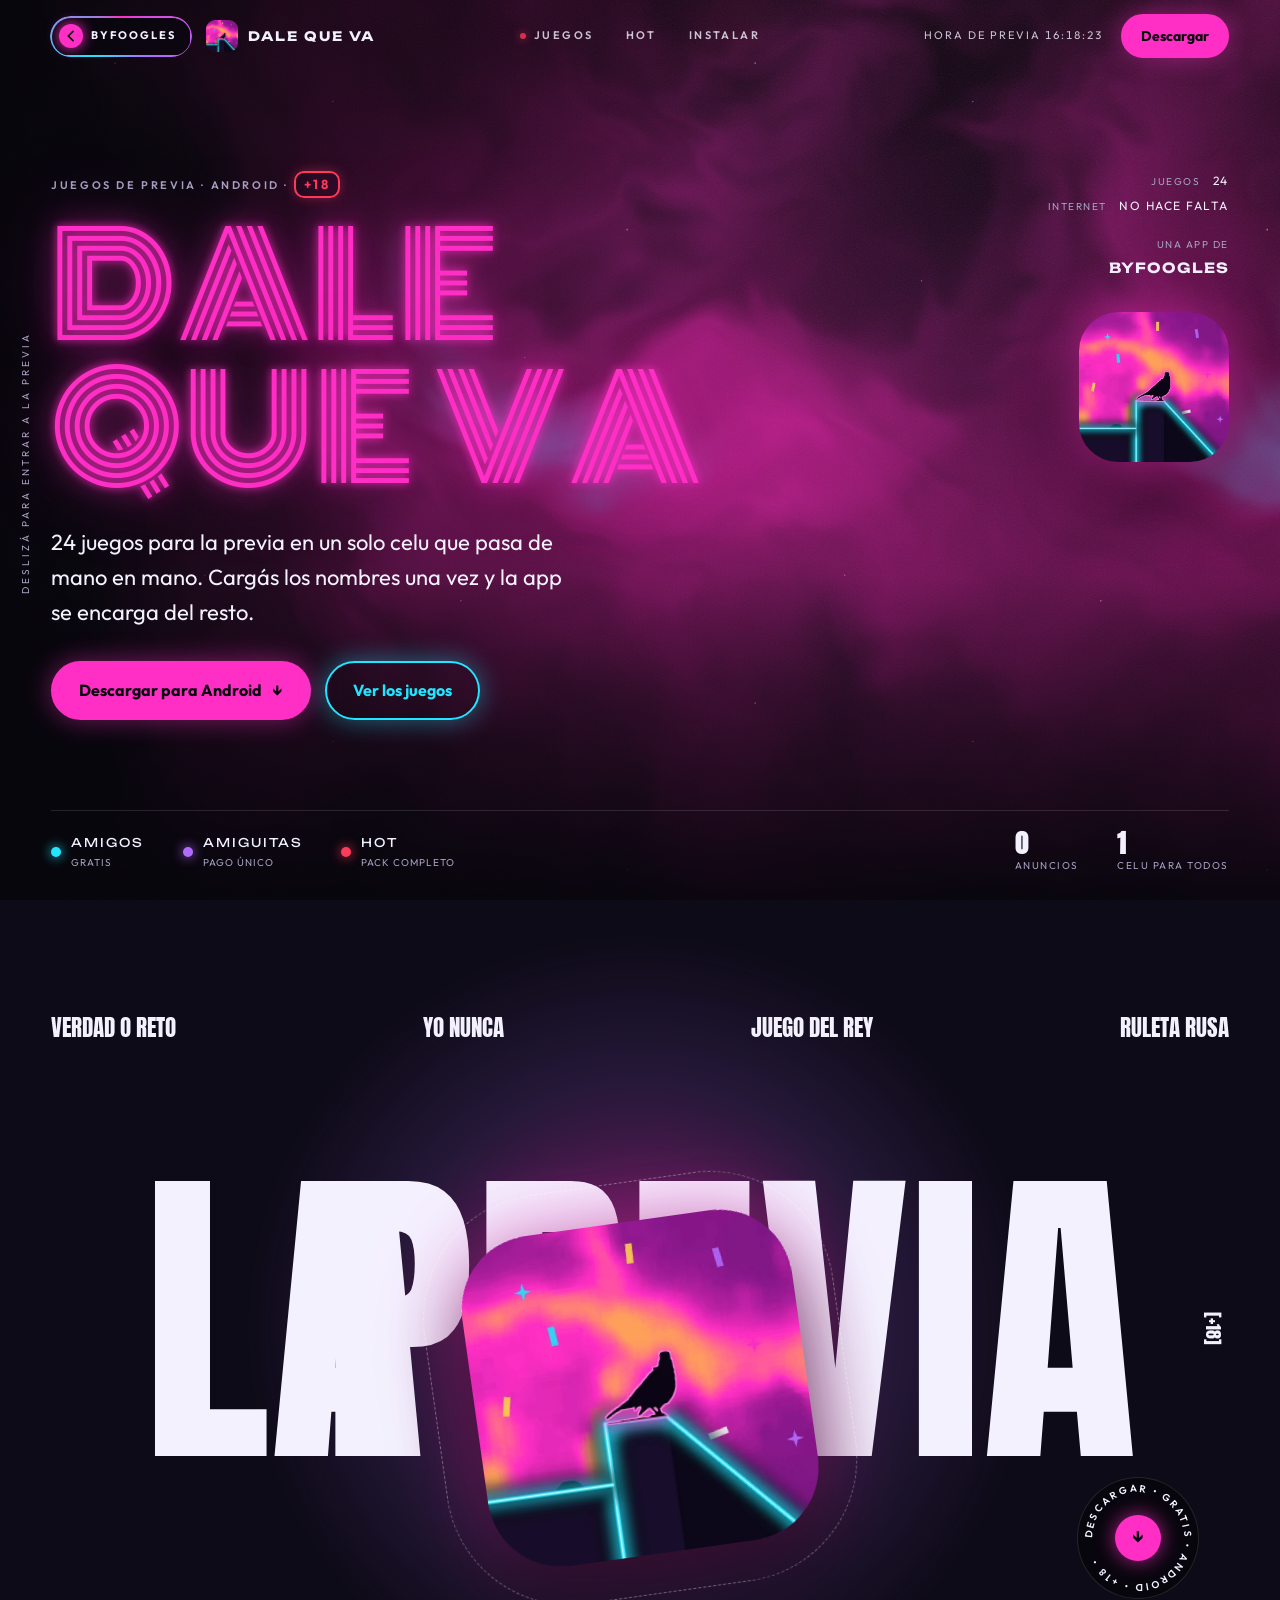
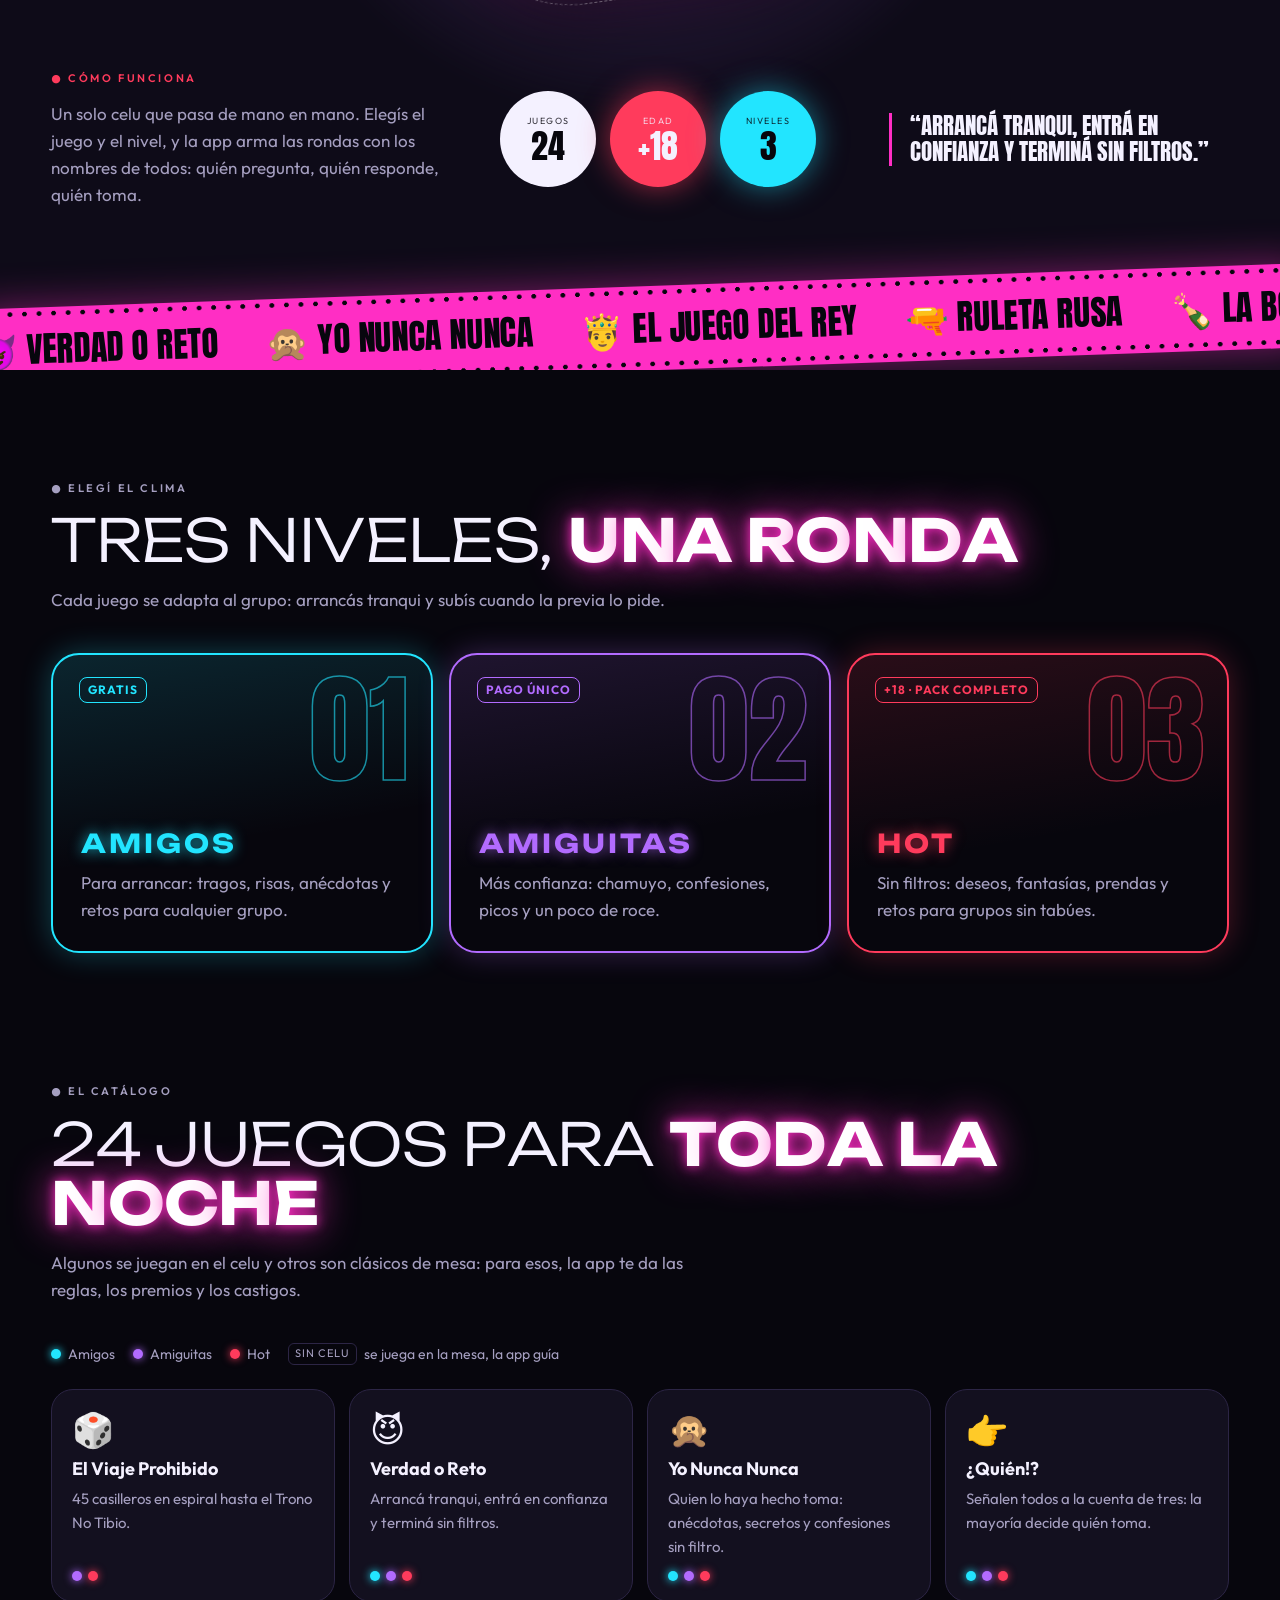
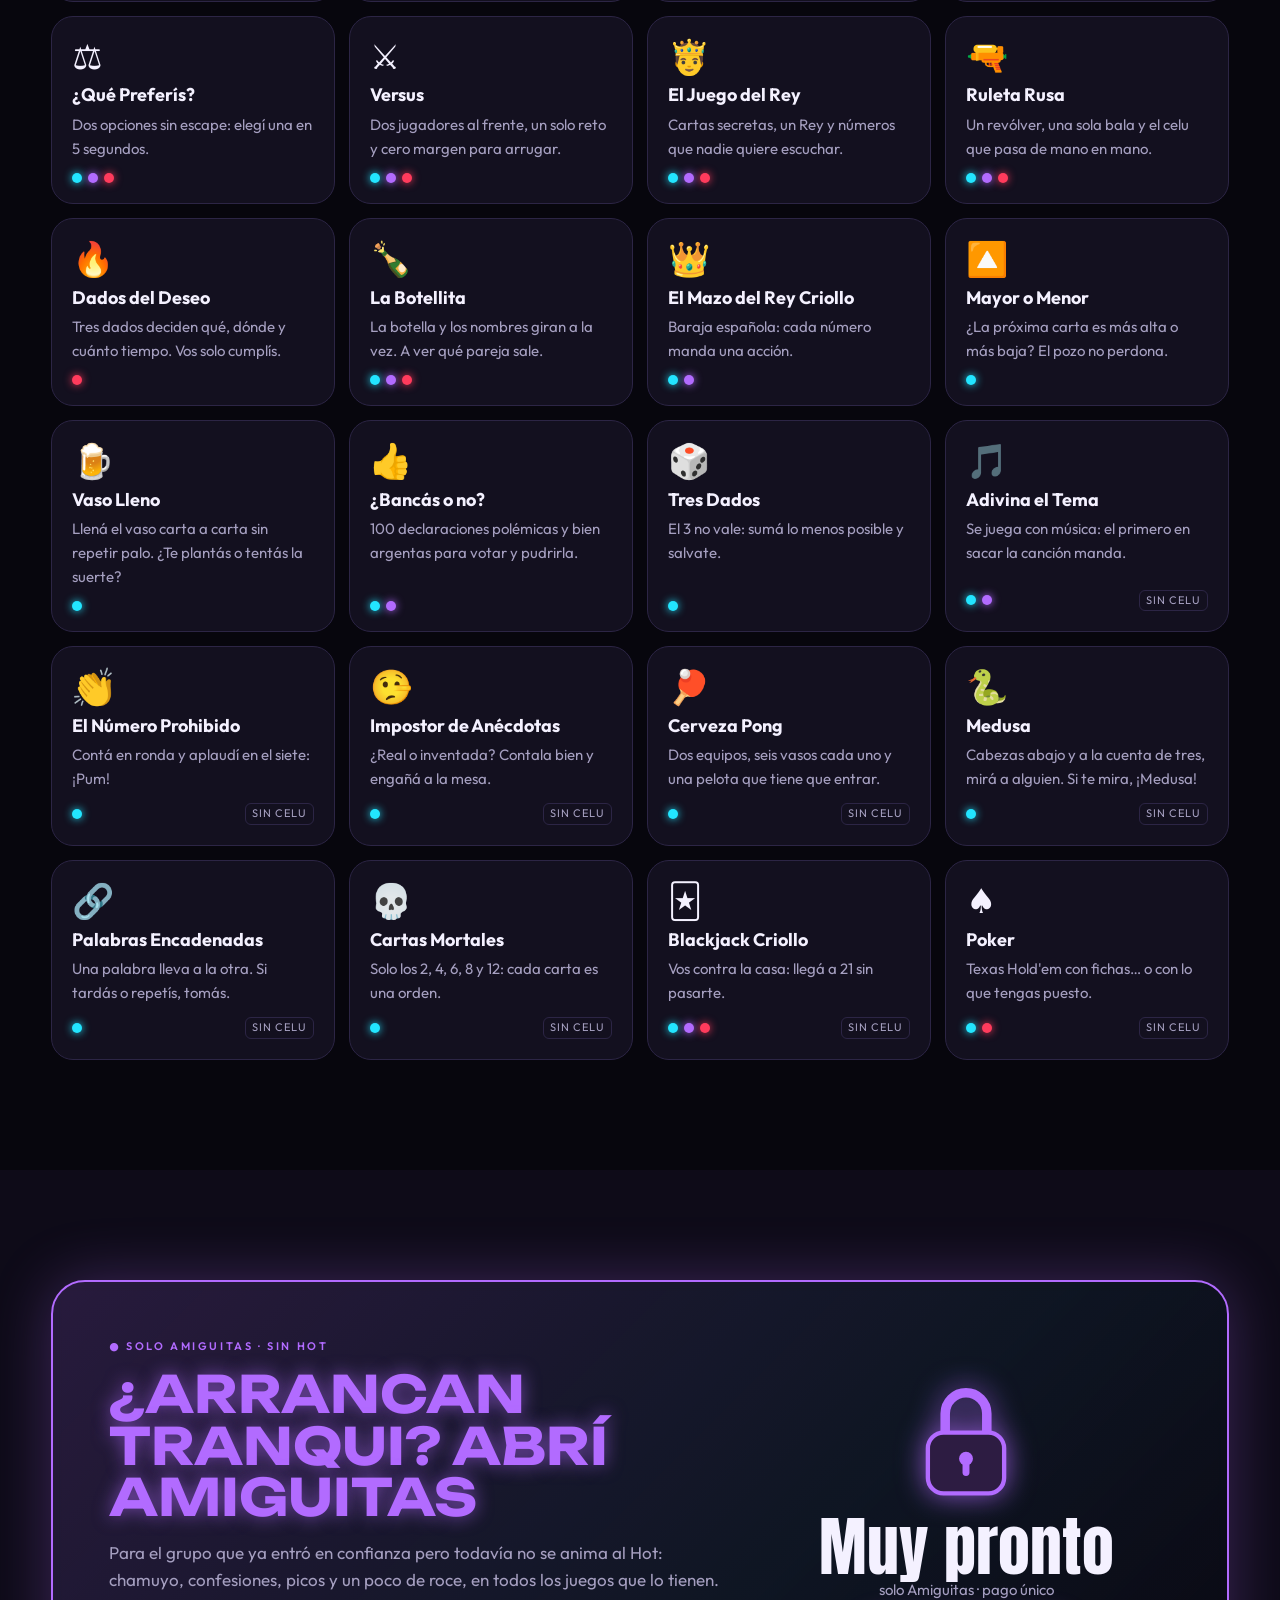
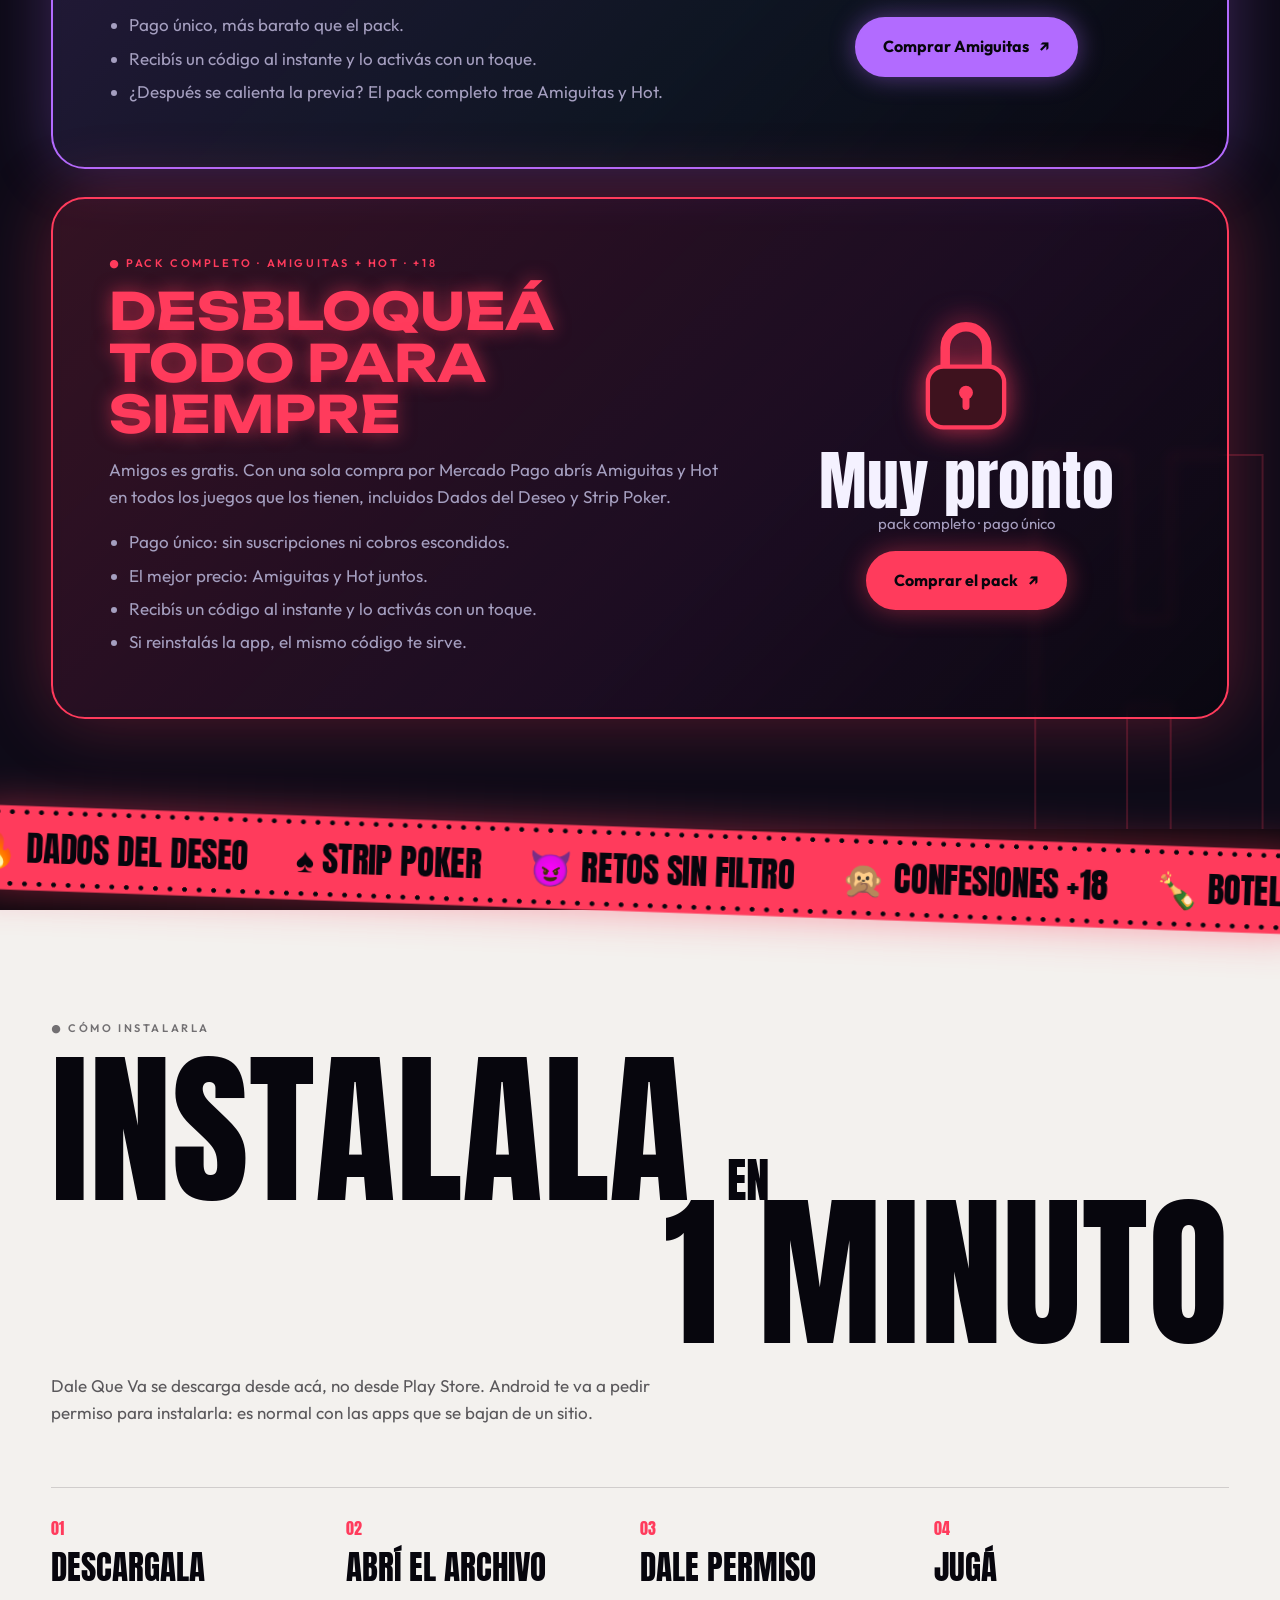
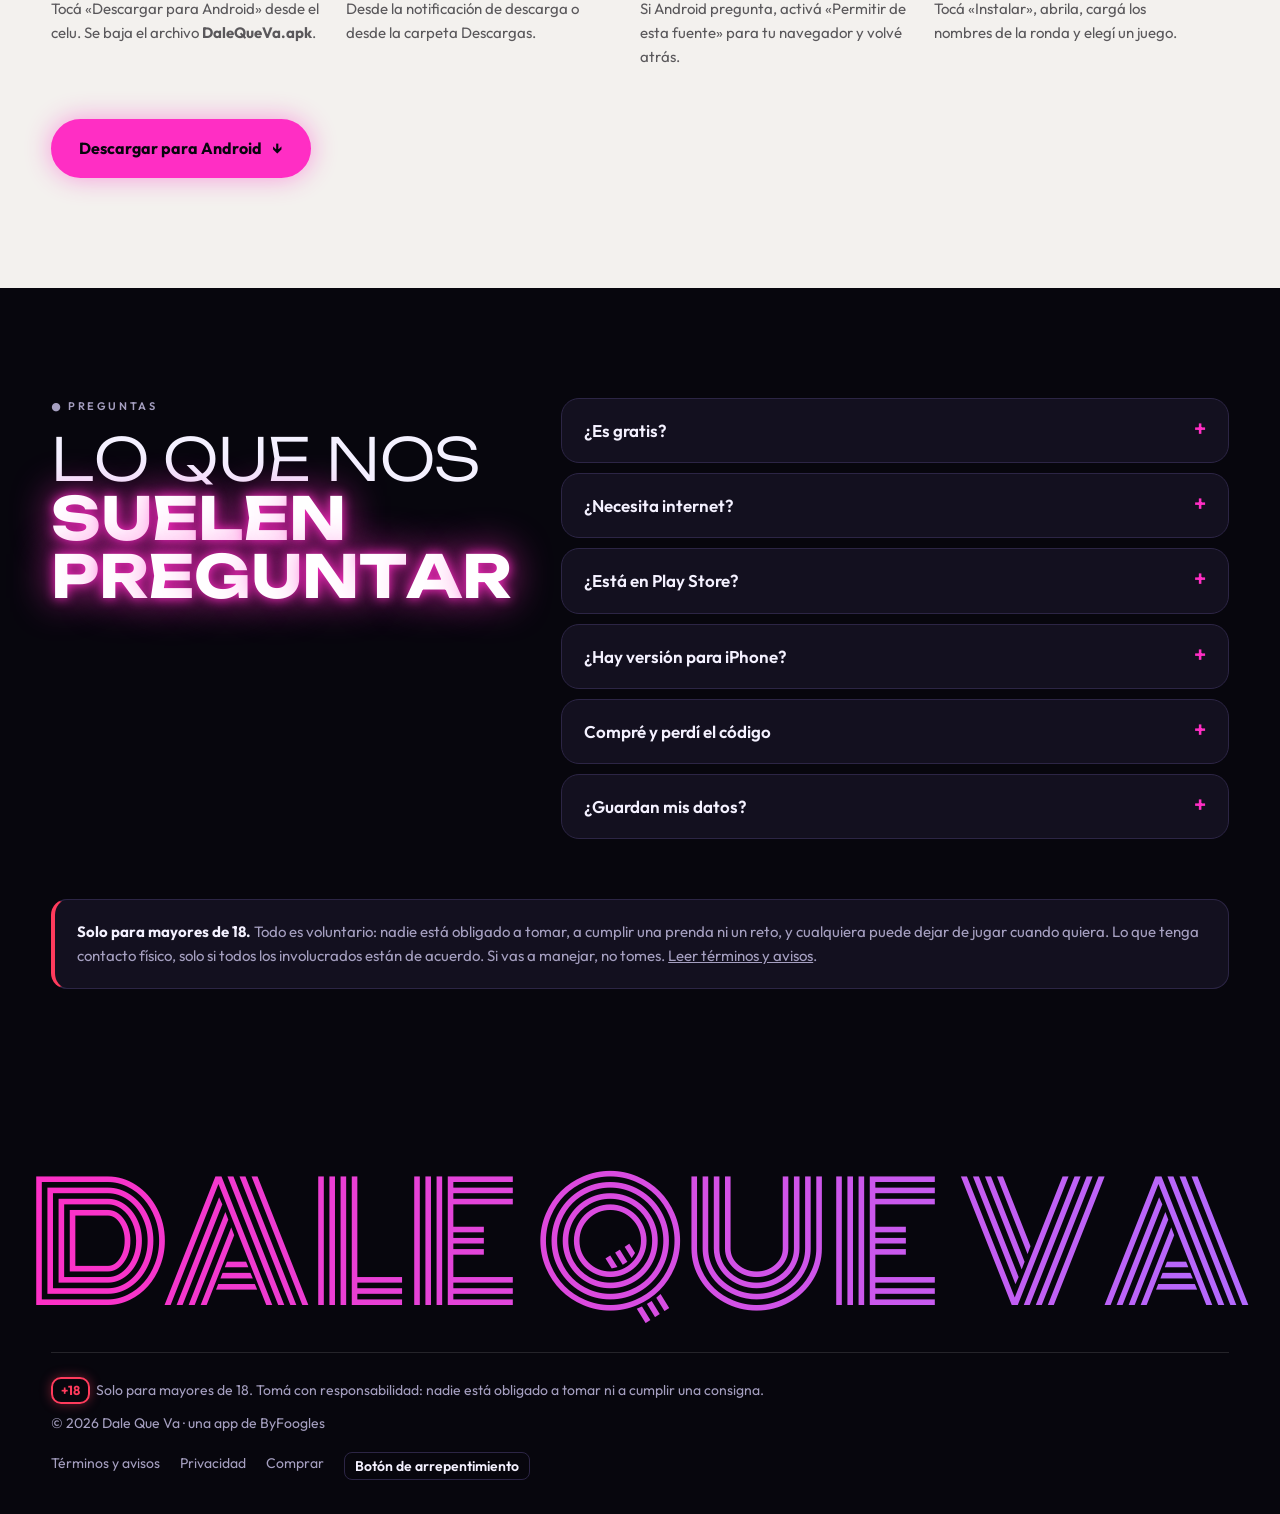
<file: index.html>
<!DOCTYPE html>
<html lang="es-AR">
<head>
  <meta charset="utf-8">
  <meta name="viewport" content="width=device-width, initial-scale=1, viewport-fit=cover">
  <title>Dale Que Va · Juegos de previa para el celu</title>
  <meta name="description" content="24 juegos de previa en una app para Android: Verdad o Reto, Yo Nunca, El Juego del Rey, Ruleta Rusa y más. Sin internet, un solo celu que pasa de mano en mano. +18.">
  <meta name="theme-color" content="#07060d">
  <meta name="rating" content="adult">
  <link rel="canonical" href="https://dalequeva.byfoogles.app/">
  <link rel="icon" href="/img/favicon.png" type="image/png">
  <link rel="apple-touch-icon" href="/img/apple-touch-icon.png">
  <meta property="og:type" content="website">
  <meta property="og:title" content="Dale Que Va · Juegos de previa para el celu">
  <meta property="og:description" content="24 juegos de previa en una app para Android: Verdad o Reto, Yo Nunca, El Juego del Rey, Ruleta Rusa y más. Sin internet, un solo celu que pasa de mano en mano. +18.">
  <meta property="og:url" content="https://dalequeva.byfoogles.app/">
  <meta property="og:image" content="https://dalequeva.byfoogles.app/img/compartir.jpg">
  <meta property="og:locale" content="es_AR">
  <link rel="preload" href="/fuentes/unbounded.woff2" as="font" type="font/woff2" crossorigin>
  <link rel="preload" href="/fuentes/anton.woff2" as="font" type="font/woff2" crossorigin>
  <link rel="stylesheet" href="/estilos.css?v=9b148aab">
</head>
<body class="cargando">
  <div class="carga" aria-hidden="true">
    <div class="carga-nombre"><span>D</span><span>A</span><span>L</span><span>E</span><br><span>Q</span><span>U</span><span>E</span> <span>V</span><span>A</span></div>
    <div class="carga-pie"><span>Juegos de previa · +18</span><span class="carga-numero">000</span></div>
  </div>
  <div class="cursor" aria-hidden="true"></div>
  <header class="barra">
    <div class="barra-izq">
      <a class="volver" href="https://byfoogles.app" aria-label="Volver a ByFoogles">
        <span class="volver-flecha" aria-hidden="true"><svg viewBox="0 0 24 24" width="16" height="16"><path d="M15 5l-7 7 7 7" fill="none" stroke="currentColor" stroke-width="2.6" stroke-linecap="round" stroke-linejoin="round"/></svg></span>
        <span class="volver-texto">ByFoogles</span>
      </a>
      <a class="marca" href="/"><img src="/img/dalequeva.webp" alt="" width="32" height="32">Dale Que Va</a>
    </div>
    <nav>
      <a href="/#juegos"><i></i>Juegos</a>
      <a href="/#hot">Hot</a>
      <a href="/#instalar">Instalar</a>
    </nav>
    <div class="barra-der">
      <span class="reloj">Hora de previa <span id="hora">--:--</span></span>
      <a class="boton chico" data-apk href="#">Descargar</a>
    </div>
  </header>
  <main>
    <section class="portada">
      <canvas id="aurora" aria-hidden="true"></canvas>
      <div class="estrellas" aria-hidden="true"></div>
      <div class="grano" aria-hidden="true"></div>

      <div class="portada-contenido">
        <p class="etiqueta">Juegos de previa · Android · <span class="chip18">+18</span></p>
        <h1 class="logo-neon parpadeo" data-partir="150"><span class="linea">DALE</span><span class="linea">QUE VA</span></h1>
        <p class="lema">24 juegos para la previa en un solo celu que pasa de mano en mano. Cargás los nombres una vez y la app se encarga del resto.</p>
        <div class="acciones">
          <a class="boton" data-apk href="#">Descargar para Android <span>↓</span></a>
          <a class="boton contorno cian" href="#juegos">Ver los juegos</a>
        </div>
      </div>

      <aside class="datos-der" aria-hidden="true">
        <p><small>Juegos</small> 24</p>
        <p><small>Internet</small> No hace falta</p>
        <p class="separado"><small>Una app de</small><b>ByFoogles</b></p>
        <img class="icono-flotante" src="/img/dalequeva.webp" alt="" width="150" height="150">
      </aside>

      <div class="lateral" aria-hidden="true">Deslizá para entrar a la previa</div>

      <div class="tira">
        <span class="tira-nivel" style="--c: var(--cian)"><i></i><span>Amigos<br><small>Gratis</small></span></span>
        <span class="tira-nivel" style="--c: var(--violeta)"><i></i><span>Amiguitas<br><small>Pago único</small></span></span>
        <span class="tira-nivel" style="--c: var(--hot)"><i></i><span>Hot<br><small>Pack completo</small></span></span>
        <span class="tira-dato"><b>0</b> anuncios</span>
        <span class="tira-dato" style="margin-left:0"><b>1</b> celu para todos</span>
      </div>
    </section>

    <section class="escena-sec">
      <div class="reparto" aria-hidden="true"><span>Verdad o Reto</span><span>Yo Nunca</span><span>Juego del Rey</span><span>Ruleta Rusa</span></div>
      <div class="escena">
        <h2 class="titulo-gigante" aria-label="La previa"><span class="parte izq">LA</span><span class="parte der">PREVIA</span></h2>
        <div class="escena-icono"><div class="halo"></div><img src="/img/dalequeva.webp" alt="Ícono de Dale Que Va" width="400" height="400"></div>
        <span class="anio">[+18]</span>
        <a class="sello" data-apk href="#" aria-label="Descargar Dale Que Va">
          <svg viewBox="0 0 120 120" aria-hidden="true">
            <defs><path id="circulo" d="M60,60 m-46,0 a46,46 0 1,1 92,0 a46,46 0 1,1 -92,0"/></defs>
            <text><textPath href="#circulo">DESCARGAR • GRATIS • ANDROID • +18 •</textPath></text>
          </svg>
          <b>↓</b>
        </a>
      </div>
      <div class="escena-pie">
        <div class="revelar">
          <p class="sobre rojo">● Cómo funciona</p>
          <p>Un solo celu que pasa de mano en mano. Elegís el juego y el nivel, y la app arma las rondas con los nombres de todos: quién pregunta, quién responde, quién toma.</p>
        </div>
        <div class="circulos revelar">
          <div class="circulo blanco"><small>Juegos</small><b>24</b></div>
          <div class="circulo rojo"><small>Edad</small><b>+18</b></div>
          <div class="circulo cian"><small>Niveles</small><b>3</b></div>
        </div>
        <blockquote class="cita revelar">“Arrancá tranqui, entrá en confianza y terminá sin filtros.”</blockquote>
      </div>
      <div class="cinta" aria-hidden="true"><div class="cinta-pista"><span>😈 Verdad o Reto</span><span>🙊 Yo Nunca Nunca</span><span>🤴 El Juego del Rey</span><span>🔫 Ruleta Rusa</span><span>🍾 La Botellita</span><span>⚔️ Versus</span><span>🎲 El Viaje Prohibido</span><span>⚖️ ¿Qué Preferís?</span><span>👑 Mazo del Rey Criollo</span><span>🍺 Vaso Lleno</span><span>🃏 Blackjack Criollo</span><span>♠️ Poker</span><span>😈 Verdad o Reto</span><span>🙊 Yo Nunca Nunca</span><span>🤴 El Juego del Rey</span><span>🔫 Ruleta Rusa</span><span>🍾 La Botellita</span><span>⚔️ Versus</span><span>🎲 El Viaje Prohibido</span><span>⚖️ ¿Qué Preferís?</span><span>👑 Mazo del Rey Criollo</span><span>🍺 Vaso Lleno</span><span>🃏 Blackjack Criollo</span><span>♠️ Poker</span></div></div>
    </section>

    <section class="bloque" id="niveles">
      <div class="envoltura">
        <div class="titulo-seccion">
          <p class="etiqueta">● Elegí el clima</p>
          <h2 data-partir>Tres niveles, <em>una ronda</em></h2>
          <p class="bajada revelar">Cada juego se adapta al grupo: arrancás tranqui y subís cuando la previa lo pide.</p>
        </div>
        <div class="niveles">
          <div class="nivel revelar"><span class="num">01</span><span class="precio-nivel">GRATIS</span><h3>Amigos</h3><p>Para arrancar: tragos, risas, anécdotas y retos para cualquier grupo.</p></div>
          <div class="nivel amiguitas revelar"><span class="num">02</span><span class="precio-nivel">PAGO ÚNICO</span><h3>Amiguitas</h3><p>Más confianza: chamuyo, confesiones, picos y un poco de roce.</p></div>
          <div class="nivel hot revelar"><span class="num">03</span><span class="precio-nivel">+18 · PACK COMPLETO</span><h3>Hot</h3><p>Sin filtros: deseos, fantasías, prendas y retos para grupos sin tabúes.</p></div>
        </div>
      </div>
    </section>

    <section class="bloque" id="juegos" style="padding-top:20px">
      <div class="envoltura">
        <div class="titulo-seccion">
          <p class="etiqueta">● El catálogo</p>
          <h2 data-partir>24 juegos para <em>toda la noche</em></h2>
          <p class="bajada revelar">Algunos se juegan en el celu y otros son clásicos de mesa: para esos, la app te da las reglas, los premios y los castigos.</p>
        </div>
        <div class="leyenda">
          <span><i class="punto amigos"></i>Amigos</span>
          <span><i class="punto amiguitas"></i>Amiguitas</span>
          <span><i class="punto hot"></i>Hot</span>
          <span><span class="sin-celu" style="margin:0">SIN CELU</span>se juega en la mesa, la app guía</span>
        </div>
        <div class="juegos">
        <article class="juego">
          <div class="emoji" aria-hidden="true">🎲</div>
          <h3>El Viaje Prohibido</h3>
          <p>45 casilleros en espiral hasta el Trono No Tibio.</p>
          <div class="pie"><i class="punto amiguitas" title="Amiguitas"></i><i class="punto hot" title="Hot"></i></div>
        </article>
        <article class="juego">
          <div class="emoji" aria-hidden="true">😈</div>
          <h3>Verdad o Reto</h3>
          <p>Arrancá tranqui, entrá en confianza y terminá sin filtros.</p>
          <div class="pie"><i class="punto amigos" title="Amigos"></i><i class="punto amiguitas" title="Amiguitas"></i><i class="punto hot" title="Hot"></i></div>
        </article>
        <article class="juego">
          <div class="emoji" aria-hidden="true">🙊</div>
          <h3>Yo Nunca Nunca</h3>
          <p>Quien lo haya hecho toma: anécdotas, secretos y confesiones sin filtro.</p>
          <div class="pie"><i class="punto amigos" title="Amigos"></i><i class="punto amiguitas" title="Amiguitas"></i><i class="punto hot" title="Hot"></i></div>
        </article>
        <article class="juego">
          <div class="emoji" aria-hidden="true">👉</div>
          <h3>¿Quién!?</h3>
          <p>Señalen todos a la cuenta de tres: la mayoría decide quién toma.</p>
          <div class="pie"><i class="punto amigos" title="Amigos"></i><i class="punto amiguitas" title="Amiguitas"></i><i class="punto hot" title="Hot"></i></div>
        </article>
        <article class="juego">
          <div class="emoji" aria-hidden="true">⚖️</div>
          <h3>¿Qué Preferís?</h3>
          <p>Dos opciones sin escape: elegí una en 5 segundos.</p>
          <div class="pie"><i class="punto amigos" title="Amigos"></i><i class="punto amiguitas" title="Amiguitas"></i><i class="punto hot" title="Hot"></i></div>
        </article>
        <article class="juego">
          <div class="emoji" aria-hidden="true">⚔️</div>
          <h3>Versus</h3>
          <p>Dos jugadores al frente, un solo reto y cero margen para arrugar.</p>
          <div class="pie"><i class="punto amigos" title="Amigos"></i><i class="punto amiguitas" title="Amiguitas"></i><i class="punto hot" title="Hot"></i></div>
        </article>
        <article class="juego">
          <div class="emoji" aria-hidden="true">🤴</div>
          <h3>El Juego del Rey</h3>
          <p>Cartas secretas, un Rey y números que nadie quiere escuchar.</p>
          <div class="pie"><i class="punto amigos" title="Amigos"></i><i class="punto amiguitas" title="Amiguitas"></i><i class="punto hot" title="Hot"></i></div>
        </article>
        <article class="juego">
          <div class="emoji" aria-hidden="true">🔫</div>
          <h3>Ruleta Rusa</h3>
          <p>Un revólver, una sola bala y el celu que pasa de mano en mano.</p>
          <div class="pie"><i class="punto amigos" title="Amigos"></i><i class="punto amiguitas" title="Amiguitas"></i><i class="punto hot" title="Hot"></i></div>
        </article>
        <article class="juego">
          <div class="emoji" aria-hidden="true">🔥</div>
          <h3>Dados del Deseo</h3>
          <p>Tres dados deciden qué, dónde y cuánto tiempo. Vos solo cumplís.</p>
          <div class="pie"><i class="punto hot" title="Hot"></i></div>
        </article>
        <article class="juego">
          <div class="emoji" aria-hidden="true">🍾</div>
          <h3>La Botellita</h3>
          <p>La botella y los nombres giran a la vez. A ver qué pareja sale.</p>
          <div class="pie"><i class="punto amigos" title="Amigos"></i><i class="punto amiguitas" title="Amiguitas"></i><i class="punto hot" title="Hot"></i></div>
        </article>
        <article class="juego">
          <div class="emoji" aria-hidden="true">👑</div>
          <h3>El Mazo del Rey Criollo</h3>
          <p>Baraja española: cada número manda una acción.</p>
          <div class="pie"><i class="punto amigos" title="Amigos"></i><i class="punto amiguitas" title="Amiguitas"></i></div>
        </article>
        <article class="juego">
          <div class="emoji" aria-hidden="true">🔼</div>
          <h3>Mayor o Menor</h3>
          <p>¿La próxima carta es más alta o más baja? El pozo no perdona.</p>
          <div class="pie"><i class="punto amigos" title="Amigos"></i></div>
        </article>
        <article class="juego">
          <div class="emoji" aria-hidden="true">🍺</div>
          <h3>Vaso Lleno</h3>
          <p>Llená el vaso carta a carta sin repetir palo. ¿Te plantás o tentás la suerte?</p>
          <div class="pie"><i class="punto amigos" title="Amigos"></i></div>
        </article>
        <article class="juego">
          <div class="emoji" aria-hidden="true">👍</div>
          <h3>¿Bancás o no?</h3>
          <p>100 declaraciones polémicas y bien argentas para votar y pudrirla.</p>
          <div class="pie"><i class="punto amigos" title="Amigos"></i><i class="punto amiguitas" title="Amiguitas"></i></div>
        </article>
        <article class="juego">
          <div class="emoji" aria-hidden="true">🎲</div>
          <h3>Tres Dados</h3>
          <p>El 3 no vale: sumá lo menos posible y salvate.</p>
          <div class="pie"><i class="punto amigos" title="Amigos"></i></div>
        </article>
        <article class="juego">
          <div class="emoji" aria-hidden="true">🎵</div>
          <h3>Adivina el Tema</h3>
          <p>Se juega con música: el primero en sacar la canción manda.</p>
          <div class="pie"><i class="punto amigos" title="Amigos"></i><i class="punto amiguitas" title="Amiguitas"></i><span class="sin-celu">SIN CELU</span></div>
        </article>
        <article class="juego">
          <div class="emoji" aria-hidden="true">👏</div>
          <h3>El Número Prohibido</h3>
          <p>Contá en ronda y aplaudí en el siete: ¡Pum!</p>
          <div class="pie"><i class="punto amigos" title="Amigos"></i><span class="sin-celu">SIN CELU</span></div>
        </article>
        <article class="juego">
          <div class="emoji" aria-hidden="true">🤥</div>
          <h3>Impostor de Anécdotas</h3>
          <p>¿Real o inventada? Contala bien y engañá a la mesa.</p>
          <div class="pie"><i class="punto amigos" title="Amigos"></i><span class="sin-celu">SIN CELU</span></div>
        </article>
        <article class="juego">
          <div class="emoji" aria-hidden="true">🏓</div>
          <h3>Cerveza Pong</h3>
          <p>Dos equipos, seis vasos cada uno y una pelota que tiene que entrar.</p>
          <div class="pie"><i class="punto amigos" title="Amigos"></i><span class="sin-celu">SIN CELU</span></div>
        </article>
        <article class="juego">
          <div class="emoji" aria-hidden="true">🐍</div>
          <h3>Medusa</h3>
          <p>Cabezas abajo y a la cuenta de tres, mirá a alguien. Si te mira, ¡Medusa!</p>
          <div class="pie"><i class="punto amigos" title="Amigos"></i><span class="sin-celu">SIN CELU</span></div>
        </article>
        <article class="juego">
          <div class="emoji" aria-hidden="true">🔗</div>
          <h3>Palabras Encadenadas</h3>
          <p>Una palabra lleva a la otra. Si tardás o repetís, tomás.</p>
          <div class="pie"><i class="punto amigos" title="Amigos"></i><span class="sin-celu">SIN CELU</span></div>
        </article>
        <article class="juego">
          <div class="emoji" aria-hidden="true">💀</div>
          <h3>Cartas Mortales</h3>
          <p>Solo los 2, 4, 6, 8 y 12: cada carta es una orden.</p>
          <div class="pie"><i class="punto amigos" title="Amigos"></i><span class="sin-celu">SIN CELU</span></div>
        </article>
        <article class="juego">
          <div class="emoji" aria-hidden="true">🃏</div>
          <h3>Blackjack Criollo</h3>
          <p>Vos contra la casa: llegá a 21 sin pasarte.</p>
          <div class="pie"><i class="punto amigos" title="Amigos"></i><i class="punto amiguitas" title="Amiguitas"></i><i class="punto hot" title="Hot"></i><span class="sin-celu">SIN CELU</span></div>
        </article>
        <article class="juego">
          <div class="emoji" aria-hidden="true">♠️</div>
          <h3>Poker</h3>
          <p>Texas Hold&#x27;em con fichas… o con lo que tengas puesto.</p>
          <div class="pie"><i class="punto amigos" title="Amigos"></i><i class="punto hot" title="Hot"></i><span class="sin-celu">SIN CELU</span></div>
        </article>
        </div>
      </div>
    </section>

    <section class="bloque hot-sec" id="hot">
      <div class="hot-fondo" aria-hidden="true">HOT</div>
      <div class="envoltura">
        <div class="caja-hot amiguitas revelar">
          <div>
            <p class="sobre violeta">● Solo Amiguitas · sin Hot</p>
            <h2>¿Arrancan tranqui? Abrí Amiguitas</h2>
            <p class="bajada">Para el grupo que ya entró en confianza pero todavía no se anima al Hot: chamuyo, confesiones, picos y un poco de roce, en todos los juegos que lo tienen.</p>
            <ul>
              <li>Pago único, más barato que el pack.</li>
              <li>Recibís un código al instante y lo activás con un toque.</li>
              <li>¿Después se calienta la previa? El pack completo trae Amiguitas y Hot.</li>
            </ul>
          </div>
          <div class="lado">
            <div class="candado" aria-hidden="true">
              <svg viewBox="0 0 120 150">
                <path class="candado-arco" d="M36 74 V48 a24 24 0 0 1 48 0 V74"/>
                <rect class="candado-cuerpo" x="16" y="70" width="88" height="70" rx="18"/>
                <circle class="candado-ojo" cx="60" cy="100" r="8"/>
                <rect class="candado-ojo" x="56" y="102" width="8" height="18" rx="4"/>
              </svg>
              <i class="chispa" style="--x:-58px;--y:-40px"></i><i class="chispa" style="--x:56px;--y:-50px"></i><i class="chispa" style="--x:-50px;--y:30px"></i><i class="chispa" style="--x:60px;--y:22px"></i><i class="chispa" style="--x:0px;--y:-70px"></i>
            </div>
            <p class="precio"><span data-precio="amiguitas">…</span><small>solo Amiguitas · pago único</small></p>
            <div class="fila-botones" style="justify-content:center">
              <a class="boton violeta" href="/comprar/?producto=amiguitas">Comprar Amiguitas <span>↗</span></a>
            </div>
          </div>
        </div>

        <div class="caja-hot revelar">
          <div>
            <p class="sobre rojo">● Pack completo · Amiguitas + Hot · +18</p>
            <h2>Desbloqueá todo para siempre</h2>
            <p class="bajada">Amigos es gratis. Con una sola compra por Mercado Pago abrís Amiguitas y Hot en todos los juegos que los tienen, incluidos Dados del Deseo y Strip Poker.</p>
            <ul>
              <li>Pago único: sin suscripciones ni cobros escondidos.</li>
              <li>El mejor precio: Amiguitas y Hot juntos.</li>
              <li>Recibís un código al instante y lo activás con un toque.</li>
              <li>Si reinstalás la app, el mismo código te sirve.</li>
            </ul>
          </div>
          <div class="lado">
            <div class="candado" aria-hidden="true">
              <svg viewBox="0 0 120 150">
                <path class="candado-arco" d="M36 74 V48 a24 24 0 0 1 48 0 V74"/>
                <rect class="candado-cuerpo" x="16" y="70" width="88" height="70" rx="18"/>
                <circle class="candado-ojo" cx="60" cy="100" r="8"/>
                <rect class="candado-ojo" x="56" y="102" width="8" height="18" rx="4"/>
              </svg>
              <i class="chispa" style="--x:-58px;--y:-40px"></i><i class="chispa" style="--x:56px;--y:-50px"></i><i class="chispa" style="--x:-50px;--y:30px"></i><i class="chispa" style="--x:60px;--y:22px"></i><i class="chispa" style="--x:0px;--y:-70px"></i>
            </div>
            <p class="precio"><span data-precio="pack">…</span><small>pack completo · pago único</small></p>
            <div class="fila-botones" style="justify-content:center">
              <a class="boton hot" href="/comprar/?producto=pack">Comprar el pack <span>↗</span></a>
            </div>
          </div>
        </div>
      </div>
    </section>
    <div class="cinta hot" aria-hidden="true"><div class="cinta-pista"><span>🔥 Dados del Deseo</span><span>♠️ Strip Poker</span><span>😈 Retos sin filtro</span><span>🙊 Confesiones +18</span><span>🍾 Botellita Hot</span><span>🤴 El Rey sin piedad</span><span>🎲 Viaje Prohibido Hot</span><span>⚔️ Versus Hot</span><span>🔥 Dados del Deseo</span><span>♠️ Strip Poker</span><span>😈 Retos sin filtro</span><span>🙊 Confesiones +18</span><span>🍾 Botellita Hot</span><span>🤴 El Rey sin piedad</span><span>🎲 Viaje Prohibido Hot</span><span>⚔️ Versus Hot</span></div></div>

    <section class="bloque clara" id="instalar">
      <div class="envoltura">
        <p class="etiqueta">● Cómo instalarla</p>
        <div class="gigante-claro" style="margin-top:20px">
          <span data-partir>Instalala</span><small>en</small><span data-partir="200">1 minuto</span>
        </div>
        <p class="revelar" style="margin-top:28px;max-width:640px;color:rgba(7,6,13,.65)">Dale Que Va se descarga desde acá, no desde Play Store. Android te va a pedir permiso para instalarla: es normal con las apps que se bajan de un sitio.</p>
        <div class="pasos">
          <div class="paso revelar"><h3>Descargala</h3><p>Tocá «Descargar para Android» desde el celu. Se baja el archivo <b>DaleQueVa.apk</b>.</p></div>
          <div class="paso revelar"><h3>Abrí el archivo</h3><p>Desde la notificación de descarga o desde la carpeta Descargas.</p></div>
          <div class="paso revelar"><h3>Dale permiso</h3><p>Si Android pregunta, activá «Permitir de esta fuente» para tu navegador y volvé atrás.</p></div>
          <div class="paso revelar"><h3>Jugá</h3><p>Tocá «Instalar», abrila, cargá los nombres de la ronda y elegí un juego.</p></div>
        </div>
        <div class="acciones">
          <a class="boton" data-apk href="#">Descargar para Android <span>↓</span></a>
        </div>
      </div>
    </section>

    <section class="bloque" id="preguntas">
      <div class="envoltura preguntas-grilla">
        <div class="titulo-seccion"><p class="etiqueta">● Preguntas</p><h2 data-partir>Lo que nos <em>suelen preguntar</em></h2></div>
        <div>
          <details><summary>¿Es gratis?</summary><p>El nivel Amigos es gratis, sin anuncios, en todos los juegos. Amiguitas y Hot se desbloquean con un pago único: Amiguitas sola, o el pack completo con los dos.</p></details>
          <details><summary>¿Necesita internet?</summary><p>No. Todo funciona sin conexión. Solo se usa internet para comprar.</p></details>
          <details><summary>¿Está en Play Store?</summary><p>Por ahora no: se descarga desde este sitio. Por eso Android pide permiso para instalarla.</p></details>
          <details><summary>¿Hay versión para iPhone?</summary><p>Todavía no. Por ahora es solo para Android.</p></details>
          <details><summary>Compré y perdí el código</summary><p>Entrá a <a href="/comprar/">Comprar</a> y usá «Ya pagué»: con el número de operación de Mercado Pago lo recuperás.</p></details>
          <details><summary>¿Guardan mis datos?</summary><p>No. La app no tiene cuentas ni manda datos a ningún lado: los nombres de los jugadores quedan solo en tu celu. Más detalles en <a href="/privacidad/">Privacidad</a>.</p></details>
        </div>
      </div>
      <div class="envoltura" style="margin-top:50px">
        <div class="aviso revelar"><b>Solo para mayores de 18.</b> Todo es voluntario: nadie está obligado a tomar, a cumplir una prenda ni un reto, y cualquiera puede dejar de jugar cuando quiera. Lo que tenga contacto físico, solo si todos los involucrados están de acuerdo. Si vas a manejar, no tomes. <a href="/terminos/">Leer términos y avisos</a>.</div>
      </div>
    </section>
  </main>
  <footer>
    <div class="pie-gigante" aria-hidden="true">DALE QUE VA</div>
    <div class="pie-fila">
      <div>
        <p><span class="chip18">+18</span>&nbsp; Solo para mayores de 18. Tomá con responsabilidad: nadie está obligado a tomar ni a cumplir una consigna.</p>
        <p style="margin-top:8px">© <span data-anio></span> Dale Que Va · una app de <a href="https://byfoogles.app">ByFoogles</a></p>
      </div>
      <nav>
        <a href="/terminos/">Términos y avisos</a>
        <a href="/privacidad/">Privacidad</a>
        <a href="/comprar/">Comprar</a>
        <a class="arrepentimiento" href="/arrepentimiento/">Botón de arrepentimiento</a>
      </nav>
    </div>
  </footer>
  <script src="/sitio.js?v=6c98d114"></script>
  <script src="/animaciones.js?v=c603ff59"></script>

</body>
</html>
</file>
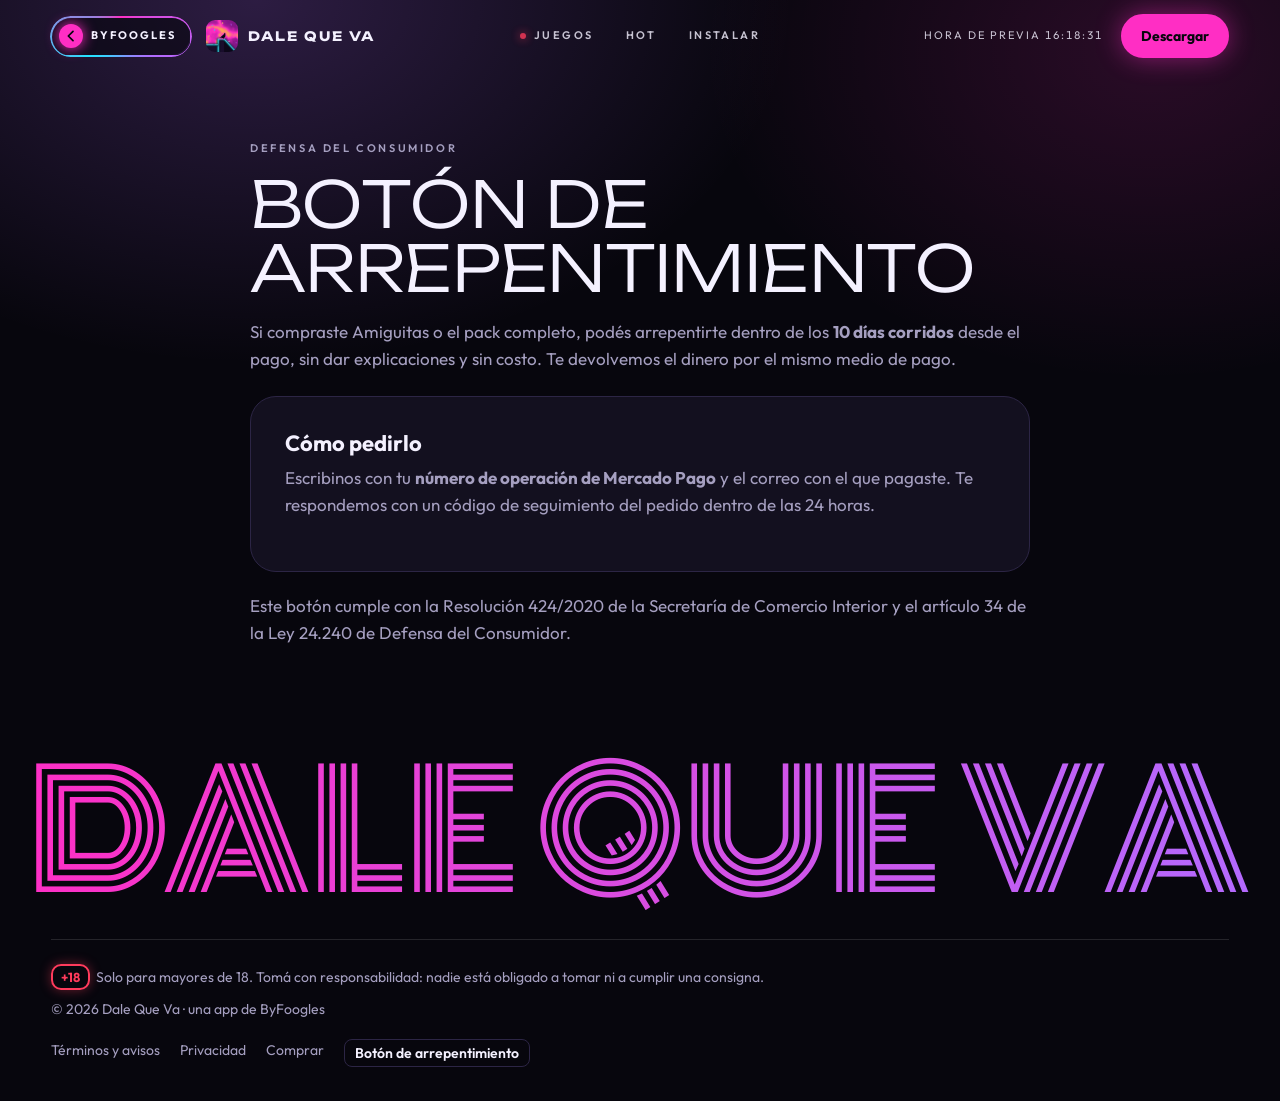
<file: arrepentimiento/index.html>
<!DOCTYPE html>
<html lang="es-AR">
<head>
  <meta charset="utf-8">
  <meta name="viewport" content="width=device-width, initial-scale=1, viewport-fit=cover">
  <title>Botón de arrepentimiento · Dale Que Va</title>
  <meta name="description" content="Arrepentite de tu compra en Dale Que Va dentro de los 10 días.">
  <meta name="theme-color" content="#07060d">
  <meta name="rating" content="adult">
  <link rel="canonical" href="https://dalequeva.byfoogles.app/arrepentimiento/">
  <link rel="icon" href="/img/favicon.png" type="image/png">
  <link rel="apple-touch-icon" href="/img/apple-touch-icon.png">
  <meta property="og:type" content="website">
  <meta property="og:title" content="Botón de arrepentimiento · Dale Que Va">
  <meta property="og:description" content="Arrepentite de tu compra en Dale Que Va dentro de los 10 días.">
  <meta property="og:url" content="https://dalequeva.byfoogles.app/arrepentimiento/">
  <meta property="og:image" content="https://dalequeva.byfoogles.app/img/compartir.jpg">
  <meta property="og:locale" content="es_AR">
  <link rel="preload" href="/fuentes/unbounded.woff2" as="font" type="font/woff2" crossorigin>
  <link rel="preload" href="/fuentes/anton.woff2" as="font" type="font/woff2" crossorigin>
  <link rel="stylesheet" href="/estilos.css?v=9b148aab">
</head>
<body class="cargando">
  <div class="cursor" aria-hidden="true"></div>
  <header class="barra">
    <div class="barra-izq">
      <a class="volver" href="https://byfoogles.app" aria-label="Volver a ByFoogles">
        <span class="volver-flecha" aria-hidden="true"><svg viewBox="0 0 24 24" width="16" height="16"><path d="M15 5l-7 7 7 7" fill="none" stroke="currentColor" stroke-width="2.6" stroke-linecap="round" stroke-linejoin="round"/></svg></span>
        <span class="volver-texto">ByFoogles</span>
      </a>
      <a class="marca" href="/"><img src="/img/dalequeva.webp" alt="" width="32" height="32">Dale Que Va</a>
    </div>
    <nav>
      <a href="/#juegos"><i></i>Juegos</a>
      <a href="/#hot">Hot</a>
      <a href="/#instalar">Instalar</a>
    </nav>
    <div class="barra-der">
      <span class="reloj">Hora de previa <span id="hora">--:--</span></span>
      <a class="boton chico" data-apk href="#">Descargar</a>
    </div>
  </header>
  <main>
    <section class="pagina">
      <div class="envoltura">
        <p class="etiqueta">Defensa del consumidor</p>
        <h1 data-partir>Botón de arrepentimiento</h1>
        <p>Si compraste Amiguitas o el pack completo, podés arrepentirte dentro de los <b>10 días corridos</b> desde el pago, sin dar explicaciones y sin costo. Te devolvemos el dinero por el mismo medio de pago.</p>

        <div class="tarjeta">
          <h2 style="margin-top:0">Cómo pedirlo</h2>
          <p id="contacto-texto">Escribinos con tu <b>número de operación de Mercado Pago</b> y el correo con el que pagaste. Te respondemos con un código de seguimiento del pedido dentro de las 24 horas.</p>
          <div class="fila-botones">
            <a class="boton hot" id="pedir" href="#">Pedir el arrepentimiento</a>
          </div>
        </div>
        <p style="margin-top:20px">Este botón cumple con la Resolución 424/2020 de la Secretaría de Comercio Interior y el artículo 34 de la Ley 24.240 de Defensa del Consumidor.</p>
      </div>
    </section>
  </main>
  <footer>
    <div class="pie-gigante" aria-hidden="true">DALE QUE VA</div>
    <div class="pie-fila">
      <div>
        <p><span class="chip18">+18</span>&nbsp; Solo para mayores de 18. Tomá con responsabilidad: nadie está obligado a tomar ni a cumplir una consigna.</p>
        <p style="margin-top:8px">© <span data-anio></span> Dale Que Va · una app de <a href="https://byfoogles.app">ByFoogles</a></p>
      </div>
      <nav>
        <a href="/terminos/">Términos y avisos</a>
        <a href="/privacidad/">Privacidad</a>
        <a href="/comprar/">Comprar</a>
        <a class="arrepentimiento" href="/arrepentimiento/">Botón de arrepentimiento</a>
      </nav>
    </div>
  </footer>
  <script src="/sitio.js?v=6c98d114"></script>
  <script src="/animaciones.js?v=c603ff59"></script>
  <script>
    // Correo para los pedidos de arrepentimiento (completar antes de habilitar la venta).
    const CONTACTO = "";
    const boton = document.getElementById("pedir");
    if (CONTACTO) {
      boton.href = "mailto:" + CONTACTO + "?subject=" + encodeURIComponent("Arrepentimiento de compra · Dale Que Va") +
        "&body=" + encodeURIComponent("Número de operación de Mercado Pago:\nCorreo con el que pagué:\n");
    } else {
      boton.classList.add("oculto");
    }
  </script>
</body>
</html>
</file>
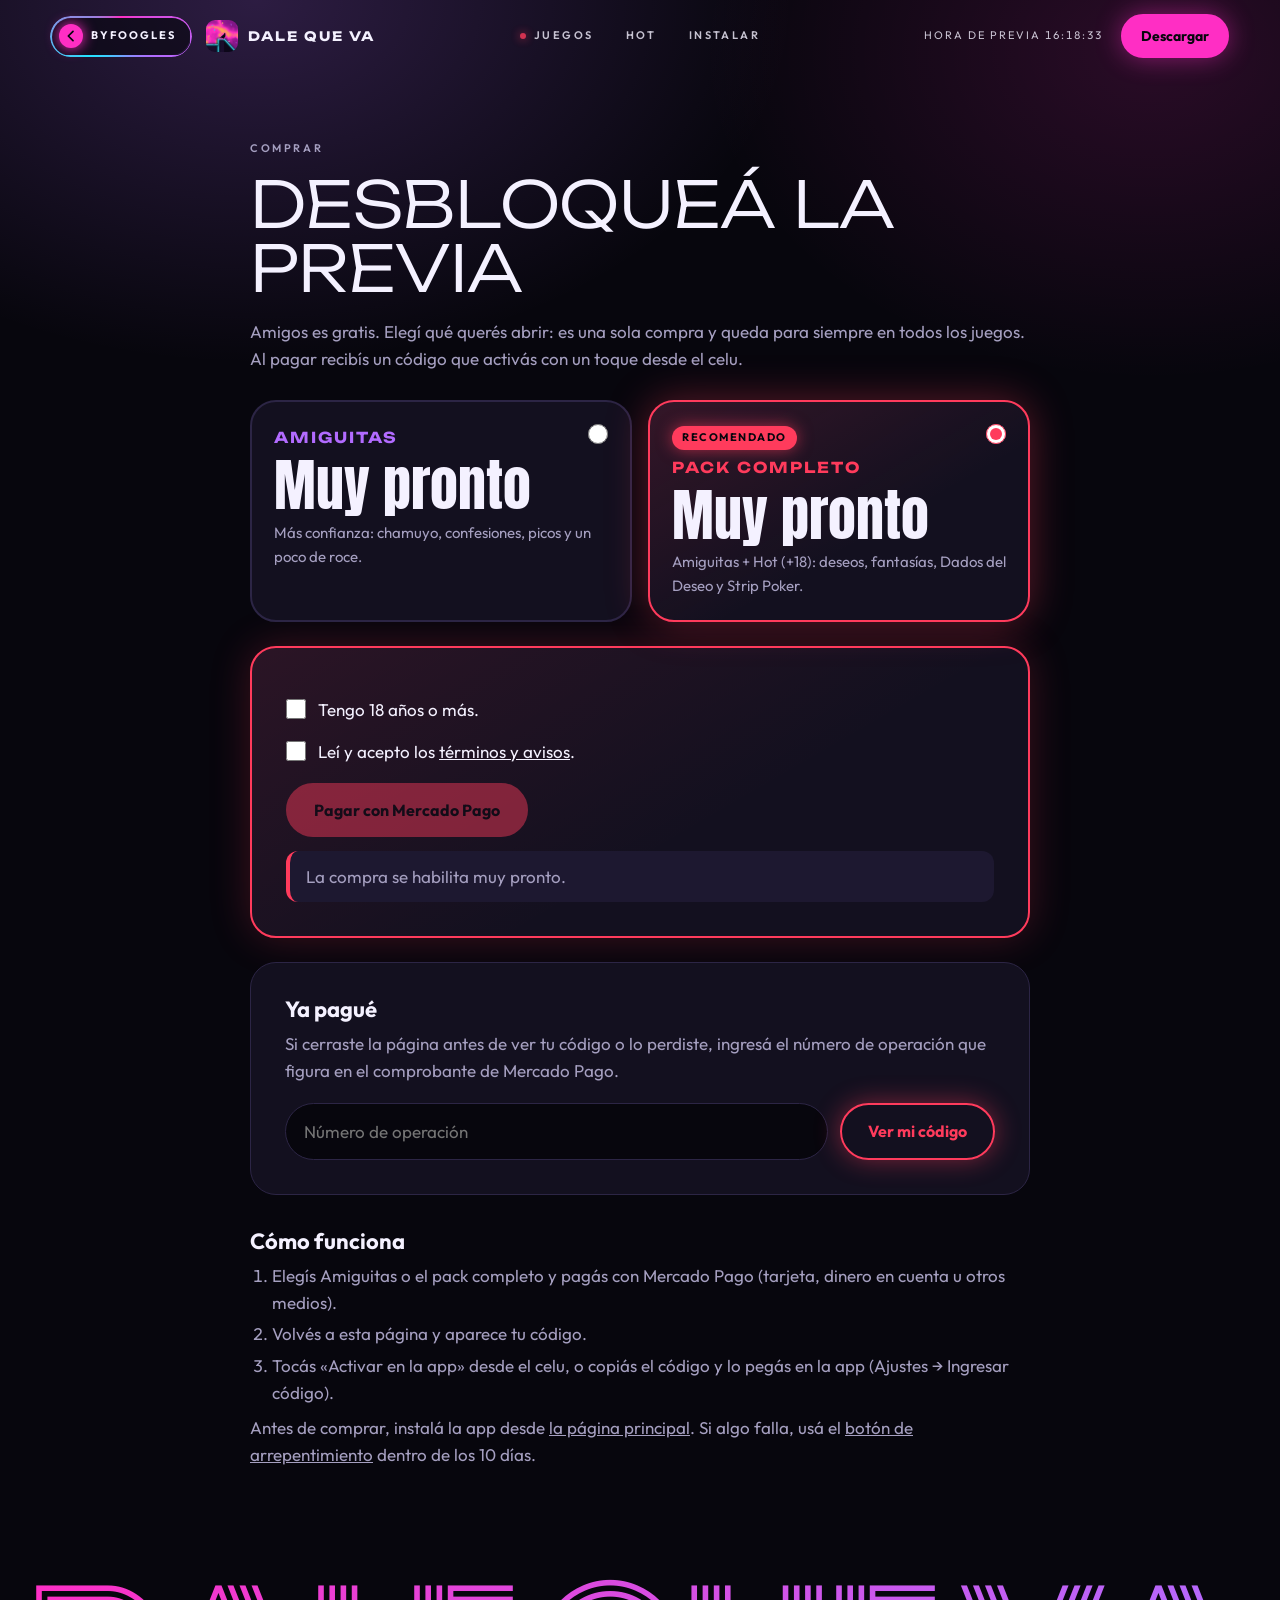
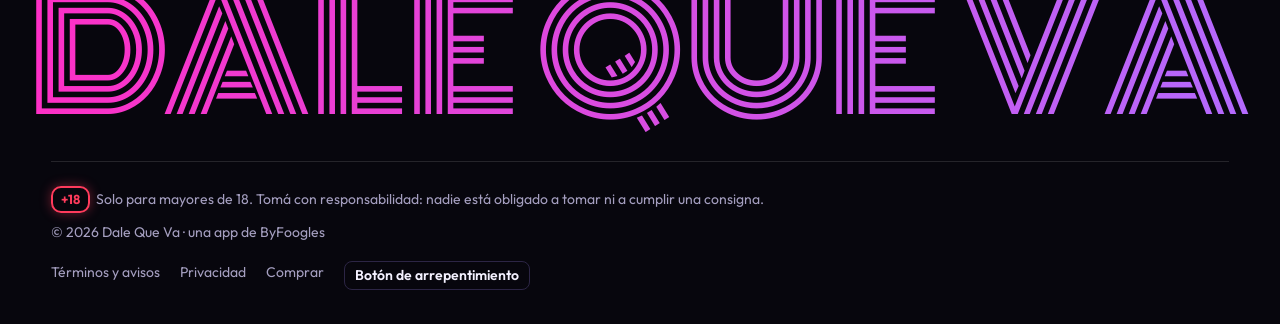
<file: comprar/index.html>
<!DOCTYPE html>
<html lang="es-AR">
<head>
  <meta charset="utf-8">
  <meta name="viewport" content="width=device-width, initial-scale=1, viewport-fit=cover">
  <title>Comprar · Dale Que Va</title>
  <meta name="description" content="Desbloqueá Amiguitas o el pack completo (Amiguitas + Hot) de Dale Que Va con un pago único por Mercado Pago.">
  <meta name="theme-color" content="#07060d">
  <meta name="rating" content="adult">
  <link rel="canonical" href="https://dalequeva.byfoogles.app/comprar/">
  <link rel="icon" href="/img/favicon.png" type="image/png">
  <link rel="apple-touch-icon" href="/img/apple-touch-icon.png">
  <meta property="og:type" content="website">
  <meta property="og:title" content="Comprar · Dale Que Va">
  <meta property="og:description" content="Desbloqueá Amiguitas o el pack completo (Amiguitas + Hot) de Dale Que Va con un pago único por Mercado Pago.">
  <meta property="og:url" content="https://dalequeva.byfoogles.app/comprar/">
  <meta property="og:image" content="https://dalequeva.byfoogles.app/img/compartir.jpg">
  <meta property="og:locale" content="es_AR">
  <link rel="preload" href="/fuentes/unbounded.woff2" as="font" type="font/woff2" crossorigin>
  <link rel="preload" href="/fuentes/anton.woff2" as="font" type="font/woff2" crossorigin>
  <link rel="stylesheet" href="/estilos.css?v=9b148aab">
</head>
<body class="cargando">
  <div class="cursor" aria-hidden="true"></div>
  <header class="barra">
    <div class="barra-izq">
      <a class="volver" href="https://byfoogles.app" aria-label="Volver a ByFoogles">
        <span class="volver-flecha" aria-hidden="true"><svg viewBox="0 0 24 24" width="16" height="16"><path d="M15 5l-7 7 7 7" fill="none" stroke="currentColor" stroke-width="2.6" stroke-linecap="round" stroke-linejoin="round"/></svg></span>
        <span class="volver-texto">ByFoogles</span>
      </a>
      <a class="marca" href="/"><img src="/img/dalequeva.webp" alt="" width="32" height="32">Dale Que Va</a>
    </div>
    <nav>
      <a href="/#juegos"><i></i>Juegos</a>
      <a href="/#hot">Hot</a>
      <a href="/#instalar">Instalar</a>
    </nav>
    <div class="barra-der">
      <span class="reloj">Hora de previa <span id="hora">--:--</span></span>
      <a class="boton chico" data-apk href="#">Descargar</a>
    </div>
  </header>
  <main>
    <section class="pagina">
      <div class="envoltura">
        <p class="etiqueta">Comprar</p>
        <h1 data-partir>Desbloqueá la previa</h1>
        <p>Amigos es gratis. Elegí qué querés abrir: es una sola compra y queda para siempre en todos los juegos. Al pagar recibís un código que activás con un toque desde el celu.</p>

        <div class="productos" role="radiogroup" aria-label="Qué querés comprar">
          <label class="producto amiguitas">
            <input type="radio" name="producto" value="amiguitas">
            <span class="producto-nombre">Amiguitas</span>
            <span class="producto-precio" data-precio="amiguitas">…</span>
            <span class="producto-detalle">Más confianza: chamuyo, confesiones, picos y un poco de roce.</span>
          </label>
          <label class="producto hot">
            <input type="radio" name="producto" value="pack" checked>
            <span class="producto-sello">Recomendado</span>
            <span class="producto-nombre">Pack completo</span>
            <span class="producto-precio" data-precio="pack">…</span>
            <span class="producto-detalle">Amiguitas + Hot (+18): deseos, fantasías, Dados del Deseo y Strip Poker.</span>
          </label>
        </div>

        <div class="tarjeta hot">
          <label class="casilla"><input type="checkbox" id="mayor"><span>Tengo 18 años o más.</span></label>
          <label class="casilla"><input type="checkbox" id="acepto"><span>Leí y acepto los <a href="/terminos/" target="_blank">términos y avisos</a>.</span></label>
          <div class="fila-botones">
            <button class="boton hot" id="pagar" disabled>Pagar con Mercado Pago</button>
          </div>
          <p class="mensaje error oculto" id="error-pago"></p>
        </div>

        <div class="tarjeta">
          <h2 style="margin-top:0">Ya pagué</h2>
          <p>Si cerraste la página antes de ver tu código o lo perdiste, ingresá el número de operación que figura en el comprobante de Mercado Pago.</p>
          <div class="fila-botones">
            <input class="campo" id="operacion" inputmode="numeric" placeholder="Número de operación" style="flex:1;min-width:200px">
            <button class="boton contorno hot" id="recuperar">Ver mi código</button>
          </div>
          <p class="mensaje error oculto" id="error-recuperar"></p>
        </div>

        <h2>Cómo funciona</h2>
        <ol>
          <li>Elegís Amiguitas o el pack completo y pagás con Mercado Pago (tarjeta, dinero en cuenta u otros medios).</li>
          <li>Volvés a esta página y aparece tu código.</li>
          <li>Tocás «Activar en la app» desde el celu, o copiás el código y lo pegás en la app (Ajustes → Ingresar código).</li>
        </ol>
        <p>Antes de comprar, instalá la app desde <a href="/#instalar">la página principal</a>. Si algo falla, usá el <a href="/arrepentimiento/">botón de arrepentimiento</a> dentro de los 10 días.</p>
      </div>
    </section>
  </main>
  <footer>
    <div class="pie-gigante" aria-hidden="true">DALE QUE VA</div>
    <div class="pie-fila">
      <div>
        <p><span class="chip18">+18</span>&nbsp; Solo para mayores de 18. Tomá con responsabilidad: nadie está obligado a tomar ni a cumplir una consigna.</p>
        <p style="margin-top:8px">© <span data-anio></span> Dale Que Va · una app de <a href="https://byfoogles.app">ByFoogles</a></p>
      </div>
      <nav>
        <a href="/terminos/">Términos y avisos</a>
        <a href="/privacidad/">Privacidad</a>
        <a href="/comprar/">Comprar</a>
        <a class="arrepentimiento" href="/arrepentimiento/">Botón de arrepentimiento</a>
      </nav>
    </div>
  </footer>
  <script src="/sitio.js?v=6c98d114"></script>
  <script src="/animaciones.js?v=c603ff59"></script>
  <script>
    const mayor = document.getElementById("mayor"), acepto = document.getElementById("acepto"), pagar = document.getElementById("pagar");
    const opciones = [...document.querySelectorAll('input[name="producto"]')];
    const mostrar = (id, texto) => { const e = document.getElementById(id); e.textContent = texto; e.classList.toggle("oculto", !texto); };
    const pedido = new URLSearchParams(location.search).get("producto");
    opciones.forEach((o) => (o.checked = o.value === (pedido === "amiguitas" ? "amiguitas" : "pack")));
    const elegido = () => opciones.find((o) => o.checked).value;
    precioListo.then((precios) => {
      const actualizar = () => {
        pagar.disabled = !(precios && mayor.checked && acepto.checked);
        pagar.textContent = precios ? `Pagar ${pesos(precios[elegido()])} con Mercado Pago` : "Pagar con Mercado Pago";
      };
      mayor.onchange = acepto.onchange = actualizar;
      opciones.forEach((o) => (o.onchange = actualizar));
      actualizar();
      if (!precios) mostrar("error-pago", "La compra se habilita muy pronto.");
    });
    if (new URLSearchParams(location.search).get("error") === "pago") mostrar("error-pago", "El pago no se completó. Podés intentar de nuevo.");
    pagar.onclick = async () => {
      pagar.disabled = true; mostrar("error-pago", "");
      try {
        const r = await pedir("/orden", { method: "POST", headers: { "Content-Type": "application/json" }, body: JSON.stringify({ producto: elegido() }) });
        if (!r.url) throw new Error(r.error);
        location.href = r.url;
      } catch (e) {
        mostrar("error-pago", e.message || "No pudimos conectar con Mercado Pago. Probá de nuevo.");
        pagar.disabled = false;
      }
    };
    document.getElementById("recuperar").onclick = () => {
      const op = document.getElementById("operacion").value.replace(/\D/g, "");
      if (!op) return mostrar("error-recuperar", "Ingresá el número de operación.");
      location.href = "/gracias/?payment_id=" + op;
    };
  </script>
</body>
</html>
</file>
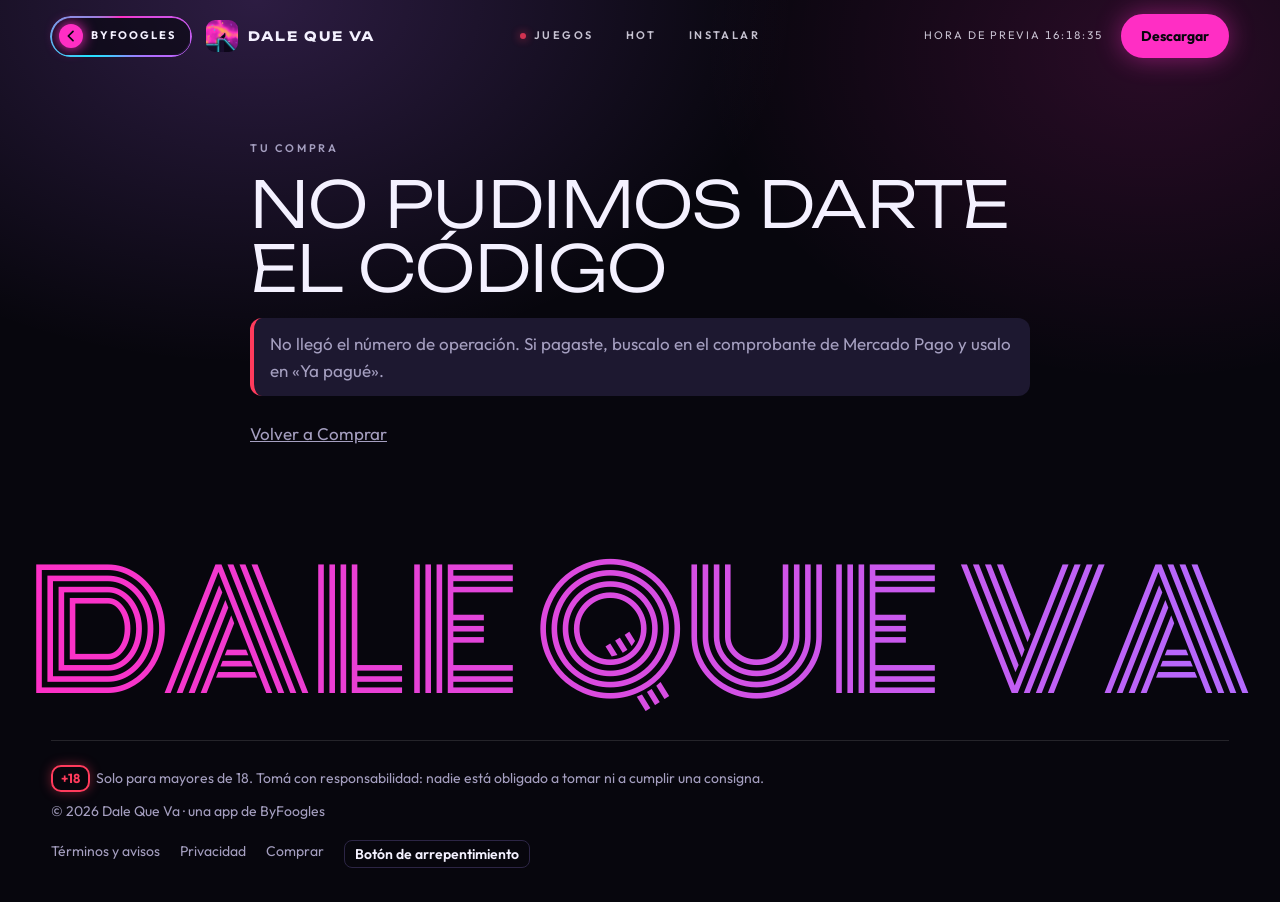
<file: gracias/index.html>
<!DOCTYPE html>
<html lang="es-AR">
<head>
  <meta charset="utf-8">
  <meta name="viewport" content="width=device-width, initial-scale=1, viewport-fit=cover">
  <title>Tu código · Dale Que Va</title>
  <meta name="description" content="Tu código para desbloquear tu compra en Dale Que Va.">
  <meta name="theme-color" content="#07060d">
  <meta name="rating" content="adult">
  <link rel="canonical" href="https://dalequeva.byfoogles.app/gracias/">
  <link rel="icon" href="/img/favicon.png" type="image/png">
  <link rel="apple-touch-icon" href="/img/apple-touch-icon.png">
  <meta property="og:type" content="website">
  <meta property="og:title" content="Tu código · Dale Que Va">
  <meta property="og:description" content="Tu código para desbloquear tu compra en Dale Que Va.">
  <meta property="og:url" content="https://dalequeva.byfoogles.app/gracias/">
  <meta property="og:image" content="https://dalequeva.byfoogles.app/img/compartir.jpg">
  <meta property="og:locale" content="es_AR">
  <link rel="preload" href="/fuentes/unbounded.woff2" as="font" type="font/woff2" crossorigin>
  <link rel="preload" href="/fuentes/anton.woff2" as="font" type="font/woff2" crossorigin>
  <link rel="stylesheet" href="/estilos.css?v=9b148aab">
</head>
<body class="cargando">
  <div class="cursor" aria-hidden="true"></div>
  <header class="barra">
    <div class="barra-izq">
      <a class="volver" href="https://byfoogles.app" aria-label="Volver a ByFoogles">
        <span class="volver-flecha" aria-hidden="true"><svg viewBox="0 0 24 24" width="16" height="16"><path d="M15 5l-7 7 7 7" fill="none" stroke="currentColor" stroke-width="2.6" stroke-linecap="round" stroke-linejoin="round"/></svg></span>
        <span class="volver-texto">ByFoogles</span>
      </a>
      <a class="marca" href="/"><img src="/img/dalequeva.webp" alt="" width="32" height="32">Dale Que Va</a>
    </div>
    <nav>
      <a href="/#juegos"><i></i>Juegos</a>
      <a href="/#hot">Hot</a>
      <a href="/#instalar">Instalar</a>
    </nav>
    <div class="barra-der">
      <span class="reloj">Hora de previa <span id="hora">--:--</span></span>
      <a class="boton chico" data-apk href="#">Descargar</a>
    </div>
  </header>
  <main>
    <section class="pagina">
      <div class="envoltura">
        <p class="etiqueta">Tu compra</p>
        <h1 id="titulo">Buscando tu pago…</h1>
        <div class="tarjeta hot oculto" id="listo">
          <p>¡Gracias por la compra! Este es tu código. Guardalo: te sirve si reinstalás la app.</p>
          <div class="codigo" id="codigo"></div>
          <div class="fila-botones">
            <a class="boton hot" id="activar" href="#">Activar en la app</a>
            <button class="boton contorno hot" id="copiar">Copiar código</button>
          </div>
          <p style="margin-top:16px">«Activar en la app» funciona desde el celu donde tenés Dale Que Va instalada. Si no, copiá el código y pegalo en la app: <b>Ajustes → Ingresar código</b>.</p>
        </div>
        <p class="mensaje error oculto" id="error"></p>
        <p style="margin-top:24px"><a href="/comprar/">Volver a Comprar</a></p>
      </div>
    </section>
  </main>
  <footer>
    <div class="pie-gigante" aria-hidden="true">DALE QUE VA</div>
    <div class="pie-fila">
      <div>
        <p><span class="chip18">+18</span>&nbsp; Solo para mayores de 18. Tomá con responsabilidad: nadie está obligado a tomar ni a cumplir una consigna.</p>
        <p style="margin-top:8px">© <span data-anio></span> Dale Que Va · una app de <a href="https://byfoogles.app">ByFoogles</a></p>
      </div>
      <nav>
        <a href="/terminos/">Términos y avisos</a>
        <a href="/privacidad/">Privacidad</a>
        <a href="/comprar/">Comprar</a>
        <a class="arrepentimiento" href="/arrepentimiento/">Botón de arrepentimiento</a>
      </nav>
    </div>
  </footer>
  <script src="/sitio.js?v=6c98d114"></script>
  <script src="/animaciones.js?v=c603ff59"></script>
  <script>
    const parametros = new URLSearchParams(location.search);
    const pago = parametros.get("order_id") || parametros.get("payment_id") || parametros.get("collection_id");
    const titulo = document.getElementById("titulo");
    const error = (texto, tituloTexto = "No pudimos darte el código") => {
      titulo.textContent = tituloTexto;
      const e = document.getElementById("error"); e.textContent = texto; e.classList.remove("oculto");
    };
    (async () => {
      if (!pago || pago === "null") return error("No llegó el número de operación. Si pagaste, buscalo en el comprobante de Mercado Pago y usalo en «Ya pagué».");
      if (!SERVICIO) return error("La compra todavía no está habilitada.");
      try {
        const r = await pedir("/codigo?pago=" + encodeURIComponent(pago));
        if (r.pendiente) return error(r.error, "Tu pago está pendiente");
        if (!r.codigo) return error(r.error || "Probá de nuevo en un rato.");
        titulo.textContent = r.producto === "amiguitas" ? "¡Amiguitas desbloqueado!" : "¡Pack completo desbloqueado!";
        document.getElementById("codigo").textContent = r.codigo;
        document.getElementById("activar").href = "dalequeva://activar?c=" + encodeURIComponent(r.codigo);
        document.getElementById("copiar").onclick = async (ev) => {
          await navigator.clipboard.writeText(r.codigo);
          ev.target.textContent = "¡Copiado!";
        };
        document.getElementById("listo").classList.remove("oculto");
      } catch {
        error("No pudimos conectar. Revisá tu internet y recargá la página.");
      }
    })();
  </script>
</body>
</html>
</file>
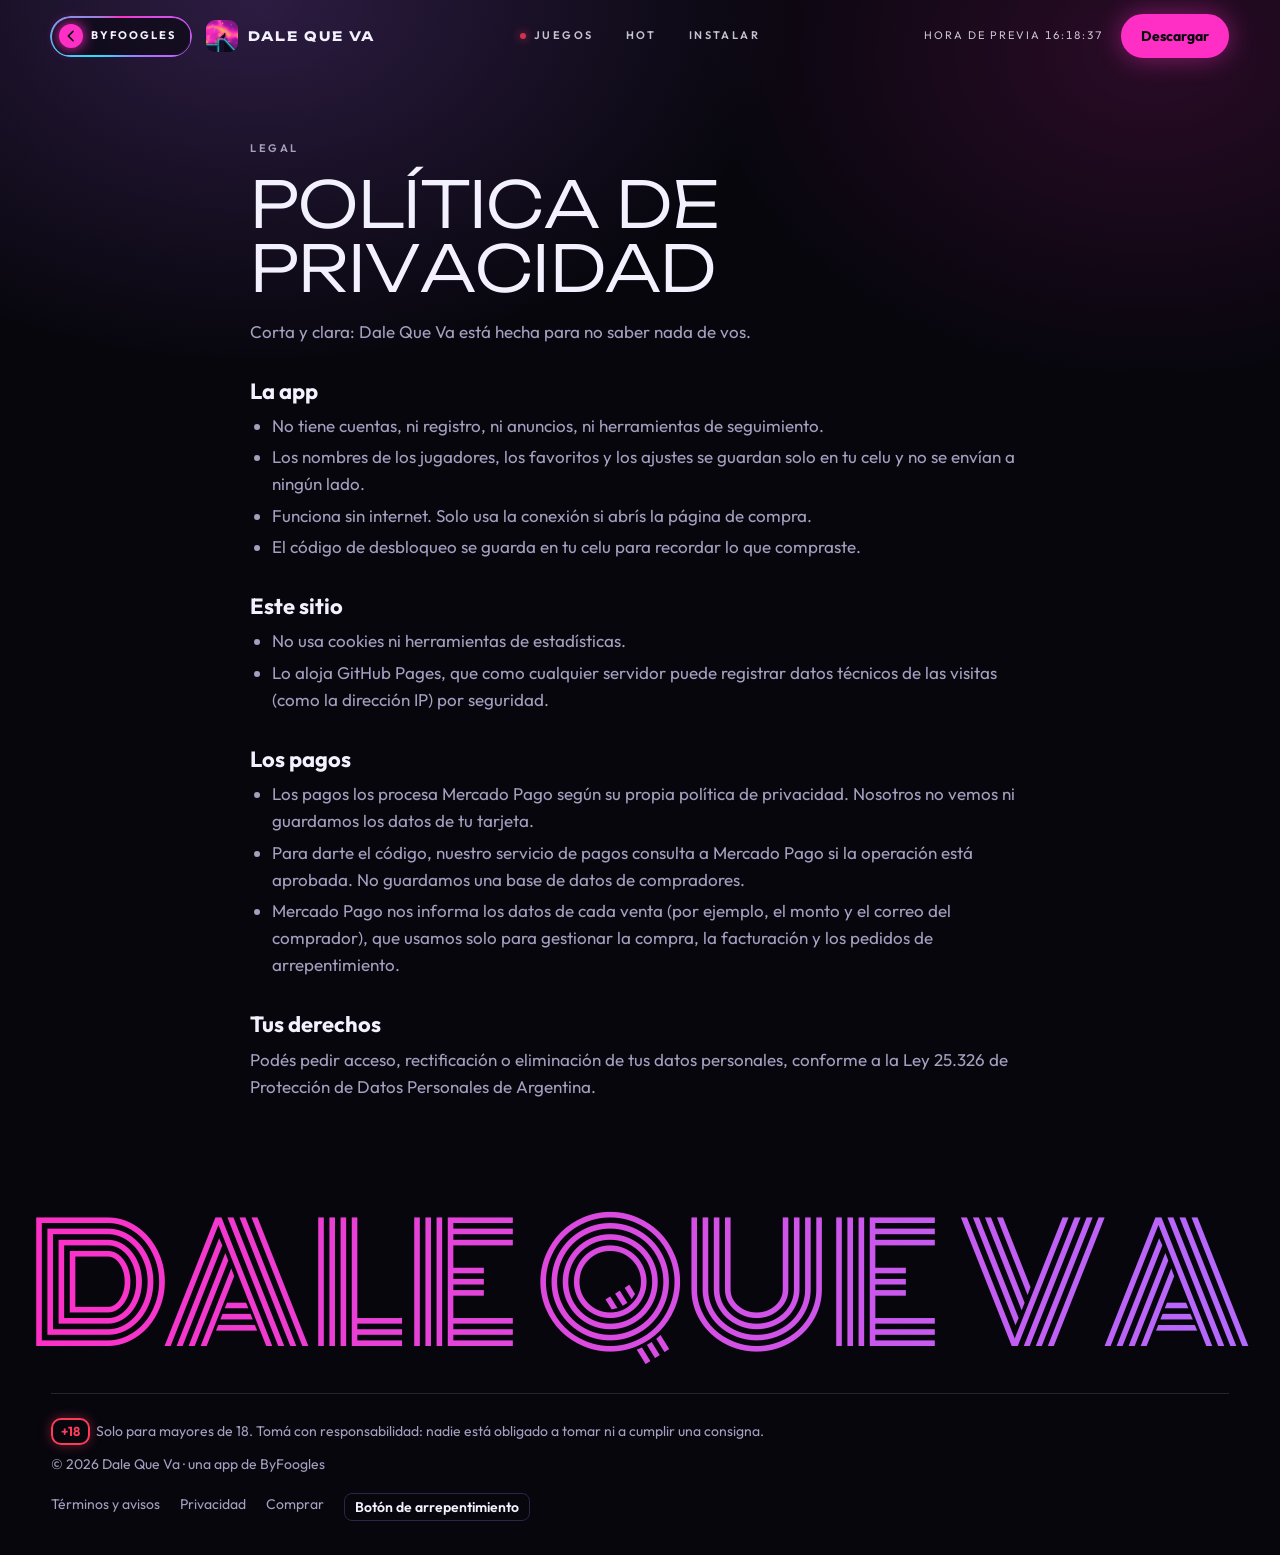
<file: privacidad/index.html>
<!DOCTYPE html>
<html lang="es-AR">
<head>
  <meta charset="utf-8">
  <meta name="viewport" content="width=device-width, initial-scale=1, viewport-fit=cover">
  <title>Política de privacidad · Dale Que Va</title>
  <meta name="description" content="Qué datos usa Dale Que Va: la app no tiene cuentas ni envía datos; los pagos los procesa Mercado Pago.">
  <meta name="theme-color" content="#07060d">
  <meta name="rating" content="adult">
  <link rel="canonical" href="https://dalequeva.byfoogles.app/privacidad/">
  <link rel="icon" href="/img/favicon.png" type="image/png">
  <link rel="apple-touch-icon" href="/img/apple-touch-icon.png">
  <meta property="og:type" content="website">
  <meta property="og:title" content="Política de privacidad · Dale Que Va">
  <meta property="og:description" content="Qué datos usa Dale Que Va: la app no tiene cuentas ni envía datos; los pagos los procesa Mercado Pago.">
  <meta property="og:url" content="https://dalequeva.byfoogles.app/privacidad/">
  <meta property="og:image" content="https://dalequeva.byfoogles.app/img/compartir.jpg">
  <meta property="og:locale" content="es_AR">
  <link rel="preload" href="/fuentes/unbounded.woff2" as="font" type="font/woff2" crossorigin>
  <link rel="preload" href="/fuentes/anton.woff2" as="font" type="font/woff2" crossorigin>
  <link rel="stylesheet" href="/estilos.css?v=9b148aab">
</head>
<body class="cargando">
  <div class="cursor" aria-hidden="true"></div>
  <header class="barra">
    <div class="barra-izq">
      <a class="volver" href="https://byfoogles.app" aria-label="Volver a ByFoogles">
        <span class="volver-flecha" aria-hidden="true"><svg viewBox="0 0 24 24" width="16" height="16"><path d="M15 5l-7 7 7 7" fill="none" stroke="currentColor" stroke-width="2.6" stroke-linecap="round" stroke-linejoin="round"/></svg></span>
        <span class="volver-texto">ByFoogles</span>
      </a>
      <a class="marca" href="/"><img src="/img/dalequeva.webp" alt="" width="32" height="32">Dale Que Va</a>
    </div>
    <nav>
      <a href="/#juegos"><i></i>Juegos</a>
      <a href="/#hot">Hot</a>
      <a href="/#instalar">Instalar</a>
    </nav>
    <div class="barra-der">
      <span class="reloj">Hora de previa <span id="hora">--:--</span></span>
      <a class="boton chico" data-apk href="#">Descargar</a>
    </div>
  </header>
  <main>
    <section class="pagina">
      <div class="envoltura">
        <p class="etiqueta">Legal</p>
        <h1 data-partir>Política de privacidad</h1>
        <p>Corta y clara: Dale Que Va está hecha para no saber nada de vos.</p>

        <h2>La app</h2>
        <ul>
          <li>No tiene cuentas, ni registro, ni anuncios, ni herramientas de seguimiento.</li>
          <li>Los nombres de los jugadores, los favoritos y los ajustes se guardan solo en tu celu y no se envían a ningún lado.</li>
          <li>Funciona sin internet. Solo usa la conexión si abrís la página de compra.</li>
          <li>El código de desbloqueo se guarda en tu celu para recordar lo que compraste.</li>
        </ul>

        <h2>Este sitio</h2>
        <ul>
          <li>No usa cookies ni herramientas de estadísticas.</li>
          <li>Lo aloja GitHub Pages, que como cualquier servidor puede registrar datos técnicos de las visitas (como la dirección IP) por seguridad.</li>
        </ul>

        <h2>Los pagos</h2>
        <ul>
          <li>Los pagos los procesa Mercado Pago según su propia política de privacidad. Nosotros no vemos ni guardamos los datos de tu tarjeta.</li>
          <li>Para darte el código, nuestro servicio de pagos consulta a Mercado Pago si la operación está aprobada. No guardamos una base de datos de compradores.</li>
          <li>Mercado Pago nos informa los datos de cada venta (por ejemplo, el monto y el correo del comprador), que usamos solo para gestionar la compra, la facturación y los pedidos de arrepentimiento.</li>
        </ul>

        <h2>Tus derechos</h2>
        <p>Podés pedir acceso, rectificación o eliminación de tus datos personales, conforme a la Ley 25.326 de Protección de Datos Personales de Argentina.</p>
      </div>
    </section>
  </main>
  <footer>
    <div class="pie-gigante" aria-hidden="true">DALE QUE VA</div>
    <div class="pie-fila">
      <div>
        <p><span class="chip18">+18</span>&nbsp; Solo para mayores de 18. Tomá con responsabilidad: nadie está obligado a tomar ni a cumplir una consigna.</p>
        <p style="margin-top:8px">© <span data-anio></span> Dale Que Va · una app de <a href="https://byfoogles.app">ByFoogles</a></p>
      </div>
      <nav>
        <a href="/terminos/">Términos y avisos</a>
        <a href="/privacidad/">Privacidad</a>
        <a href="/comprar/">Comprar</a>
        <a class="arrepentimiento" href="/arrepentimiento/">Botón de arrepentimiento</a>
      </nav>
    </div>
  </footer>
  <script src="/sitio.js?v=6c98d114"></script>
  <script src="/animaciones.js?v=c603ff59"></script>

</body>
</html>
</file>
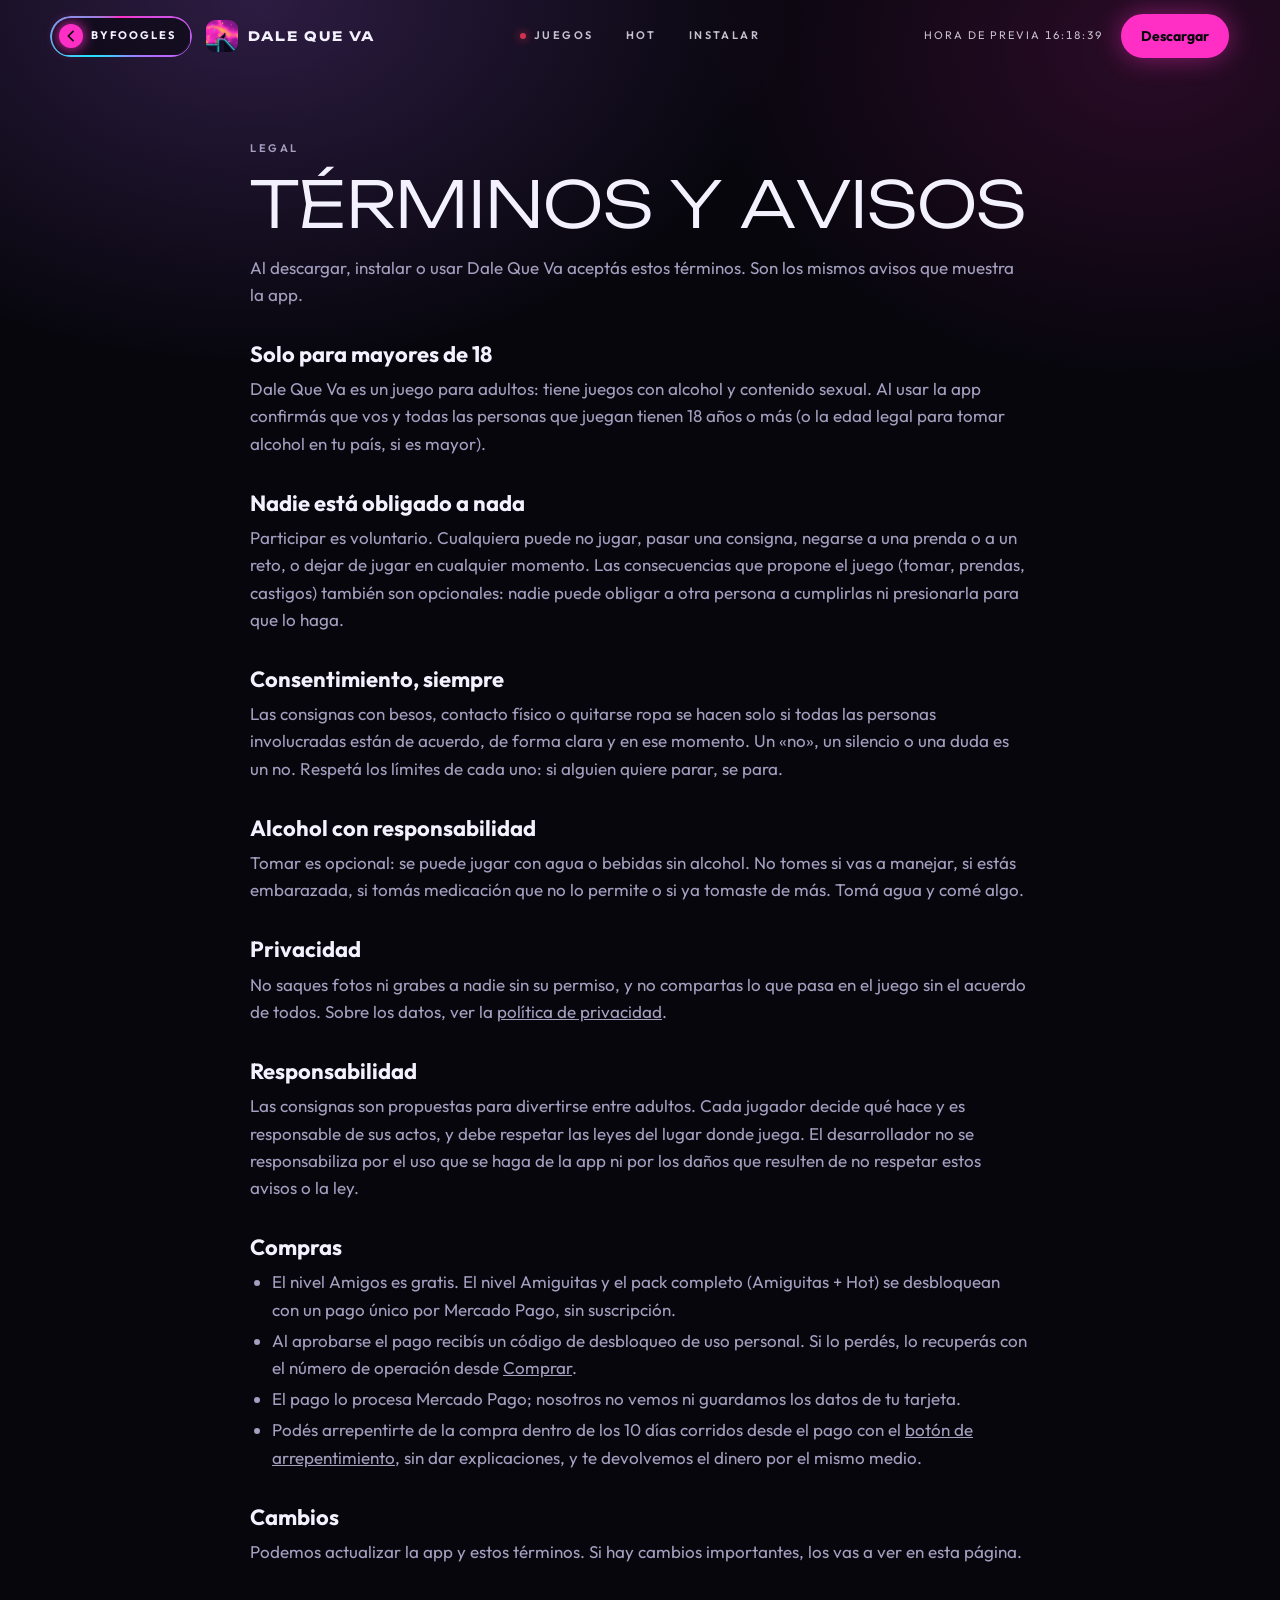
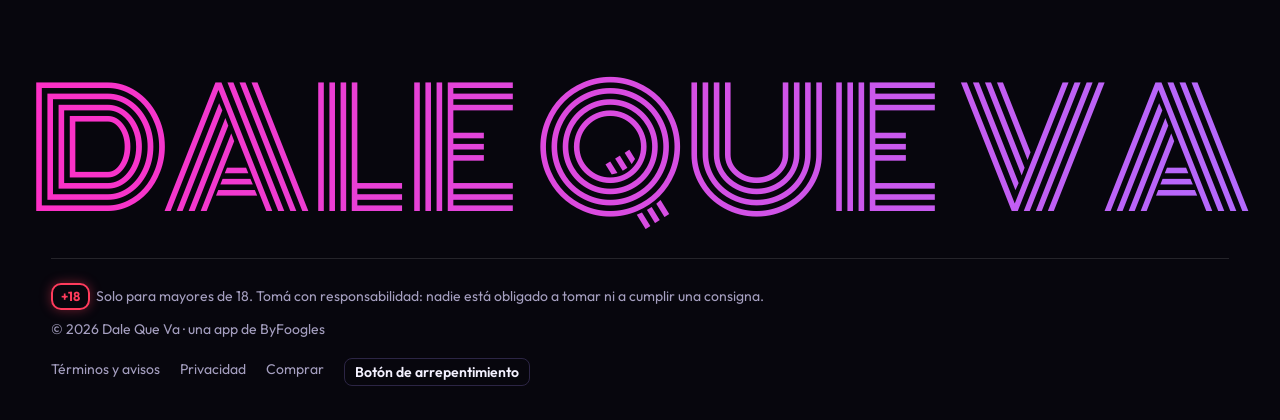
<file: terminos/index.html>
<!DOCTYPE html>
<html lang="es-AR">
<head>
  <meta charset="utf-8">
  <meta name="viewport" content="width=device-width, initial-scale=1, viewport-fit=cover">
  <title>Términos y avisos · Dale Que Va</title>
  <meta name="description" content="Términos de uso, avisos legales y condiciones de compra de Dale Que Va.">
  <meta name="theme-color" content="#07060d">
  <meta name="rating" content="adult">
  <link rel="canonical" href="https://dalequeva.byfoogles.app/terminos/">
  <link rel="icon" href="/img/favicon.png" type="image/png">
  <link rel="apple-touch-icon" href="/img/apple-touch-icon.png">
  <meta property="og:type" content="website">
  <meta property="og:title" content="Términos y avisos · Dale Que Va">
  <meta property="og:description" content="Términos de uso, avisos legales y condiciones de compra de Dale Que Va.">
  <meta property="og:url" content="https://dalequeva.byfoogles.app/terminos/">
  <meta property="og:image" content="https://dalequeva.byfoogles.app/img/compartir.jpg">
  <meta property="og:locale" content="es_AR">
  <link rel="preload" href="/fuentes/unbounded.woff2" as="font" type="font/woff2" crossorigin>
  <link rel="preload" href="/fuentes/anton.woff2" as="font" type="font/woff2" crossorigin>
  <link rel="stylesheet" href="/estilos.css?v=9b148aab">
</head>
<body class="cargando">
  <div class="cursor" aria-hidden="true"></div>
  <header class="barra">
    <div class="barra-izq">
      <a class="volver" href="https://byfoogles.app" aria-label="Volver a ByFoogles">
        <span class="volver-flecha" aria-hidden="true"><svg viewBox="0 0 24 24" width="16" height="16"><path d="M15 5l-7 7 7 7" fill="none" stroke="currentColor" stroke-width="2.6" stroke-linecap="round" stroke-linejoin="round"/></svg></span>
        <span class="volver-texto">ByFoogles</span>
      </a>
      <a class="marca" href="/"><img src="/img/dalequeva.webp" alt="" width="32" height="32">Dale Que Va</a>
    </div>
    <nav>
      <a href="/#juegos"><i></i>Juegos</a>
      <a href="/#hot">Hot</a>
      <a href="/#instalar">Instalar</a>
    </nav>
    <div class="barra-der">
      <span class="reloj">Hora de previa <span id="hora">--:--</span></span>
      <a class="boton chico" data-apk href="#">Descargar</a>
    </div>
  </header>
  <main>
    <section class="pagina">
      <div class="envoltura">
        <p class="etiqueta">Legal</p>
        <h1 data-partir>Términos y avisos</h1>
        <p>Al descargar, instalar o usar Dale Que Va aceptás estos términos. Son los mismos avisos que muestra la app.</p>

        <h2>Solo para mayores de 18</h2>
        <p>Dale Que Va es un juego para adultos: tiene juegos con alcohol y contenido sexual. Al usar la app confirmás que vos y todas las personas que juegan tienen 18 años o más (o la edad legal para tomar alcohol en tu país, si es mayor).</p>

        <h2>Nadie está obligado a nada</h2>
        <p>Participar es voluntario. Cualquiera puede no jugar, pasar una consigna, negarse a una prenda o a un reto, o dejar de jugar en cualquier momento. Las consecuencias que propone el juego (tomar, prendas, castigos) también son opcionales: nadie puede obligar a otra persona a cumplirlas ni presionarla para que lo haga.</p>

        <h2>Consentimiento, siempre</h2>
        <p>Las consignas con besos, contacto físico o quitarse ropa se hacen solo si todas las personas involucradas están de acuerdo, de forma clara y en ese momento. Un «no», un silencio o una duda es un no. Respetá los límites de cada uno: si alguien quiere parar, se para.</p>

        <h2>Alcohol con responsabilidad</h2>
        <p>Tomar es opcional: se puede jugar con agua o bebidas sin alcohol. No tomes si vas a manejar, si estás embarazada, si tomás medicación que no lo permite o si ya tomaste de más. Tomá agua y comé algo.</p>

        <h2>Privacidad</h2>
        <p>No saques fotos ni grabes a nadie sin su permiso, y no compartas lo que pasa en el juego sin el acuerdo de todos. Sobre los datos, ver la <a href="/privacidad/">política de privacidad</a>.</p>

        <h2>Responsabilidad</h2>
        <p>Las consignas son propuestas para divertirse entre adultos. Cada jugador decide qué hace y es responsable de sus actos, y debe respetar las leyes del lugar donde juega. El desarrollador no se responsabiliza por el uso que se haga de la app ni por los daños que resulten de no respetar estos avisos o la ley.</p>

        <h2>Compras</h2>
        <ul>
          <li>El nivel Amigos es gratis. El nivel Amiguitas y el pack completo (Amiguitas + Hot) se desbloquean con un pago único por Mercado Pago, sin suscripción.</li>
          <li>Al aprobarse el pago recibís un código de desbloqueo de uso personal. Si lo perdés, lo recuperás con el número de operación desde <a href="/comprar/">Comprar</a>.</li>
          <li>El pago lo procesa Mercado Pago; nosotros no vemos ni guardamos los datos de tu tarjeta.</li>
          <li>Podés arrepentirte de la compra dentro de los 10 días corridos desde el pago con el <a href="/arrepentimiento/">botón de arrepentimiento</a>, sin dar explicaciones, y te devolvemos el dinero por el mismo medio.</li>
        </ul>

        <h2>Cambios</h2>
        <p>Podemos actualizar la app y estos términos. Si hay cambios importantes, los vas a ver en esta página.</p>
      </div>
    </section>
  </main>
  <footer>
    <div class="pie-gigante" aria-hidden="true">DALE QUE VA</div>
    <div class="pie-fila">
      <div>
        <p><span class="chip18">+18</span>&nbsp; Solo para mayores de 18. Tomá con responsabilidad: nadie está obligado a tomar ni a cumplir una consigna.</p>
        <p style="margin-top:8px">© <span data-anio></span> Dale Que Va · una app de <a href="https://byfoogles.app">ByFoogles</a></p>
      </div>
      <nav>
        <a href="/terminos/">Términos y avisos</a>
        <a href="/privacidad/">Privacidad</a>
        <a href="/comprar/">Comprar</a>
        <a class="arrepentimiento" href="/arrepentimiento/">Botón de arrepentimiento</a>
      </nav>
    </div>
  </footer>
  <script src="/sitio.js?v=6c98d114"></script>
  <script src="/animaciones.js?v=c603ff59"></script>

</body>
</html>
</file>
<file: estilos.css>
@font-face { font-family: "Monoton"; src: url("/fuentes/monoton.ttf") format("truetype"); font-display: swap; }
@font-face { font-family: "Outfit"; src: url("/fuentes/outfit.ttf") format("truetype"); font-weight: 100 900; font-display: swap; }
@font-face { font-family: "Unbounded"; src: url("/fuentes/unbounded.woff2") format("woff2"); font-weight: 200 900; font-display: swap; }
@font-face { font-family: "Anton"; src: url("/fuentes/anton.woff2") format("woff2"); font-display: swap; }

:root {
  --fondo: #07060d;
  --tinta: #0e0b18;
  --superficie: #13101f;
  --superficie-alta: #1d1830;
  --borde: #2c2545;
  --linea: rgba(255, 255, 255, .12);
  --texto: #f4f1ff;
  --suave: #a59fc0;
  --magenta: #ff2ec4;
  --cian: #22e5ff;
  --violeta: #b26bff;
  --hot: #ff3b5c;
  --dorado: #ffd34e;
  --papel: #f3f1ee;
  --margen: clamp(18px, 4vw, 56px);
  --ease: cubic-bezier(.2, .8, .2, 1);
}

* { box-sizing: border-box; margin: 0; padding: 0; }
html { scroll-behavior: smooth; }
body { font-family: "Outfit", system-ui, sans-serif; background: var(--fondo); color: var(--texto); line-height: 1.6; font-size: 17px; -webkit-font-smoothing: antialiased; overflow-x: hidden; }
body.cargando { overflow: hidden; }
a { color: inherit; }
img { max-width: 100%; display: block; }
::selection { background: var(--magenta); color: var(--fondo); }
.envoltura { width: min(1180px, 100% - 2 * var(--margen)); margin-inline: auto; }
.etiqueta, .sobre { font-size: 11px; letter-spacing: 2.6px; text-transform: uppercase; color: var(--suave); font-weight: 600; }
.sobre.rojo { color: var(--hot); } .sobre.violeta { color: var(--violeta); }
h2 { font-size: clamp(28px, 4vw, 40px); line-height: 1.15; margin-bottom: 14px; }
h3 { font-size: 20px; line-height: 1.3; }
.bajada { color: var(--suave); max-width: 640px; }
.chip18 { display: inline-flex; align-items: center; justify-content: center; border: 2px solid var(--hot); color: var(--hot); border-radius: 10px; padding: 1px 8px; font-weight: 700; font-size: 13px; box-shadow: 0 0 12px rgba(255, 59, 92, .4); }

/* ---------------------------------------------------------------- Carga (solo inicio) */
.carga { position: fixed; inset: 0; z-index: 100; background: var(--fondo); display: grid; place-items: center; transition: clip-path 1s var(--ease) .1s; clip-path: inset(0 0 0 0); }
body:not(.cargando) .carga { clip-path: inset(0 0 100% 0); pointer-events: none; }
.carga-nombre { font-family: "Monoton", sans-serif; font-size: clamp(44px, 10vw, 130px); line-height: 1.05; text-align: center; color: var(--magenta); }
.carga-nombre span { opacity: .07; transition: opacity .08s, text-shadow .08s; }
.carga-nombre span.on { opacity: 1; text-shadow: 0 0 10px var(--magenta), 0 0 34px var(--magenta), 0 0 80px rgba(255, 46, 196, .6); }
.carga-pie { position: absolute; bottom: var(--margen); left: var(--margen); right: var(--margen); display: flex; justify-content: space-between; align-items: flex-end; font-size: 12px; letter-spacing: 3px; text-transform: uppercase; color: var(--suave); }
.carga-numero { font-family: "Anton", sans-serif; font-size: 44px; letter-spacing: 0; color: var(--texto); line-height: 1; }

/* ---------------------------------------------------------------- Cursor */
.cursor { position: fixed; z-index: 90; width: 34px; height: 34px; border: 1.5px solid rgba(255, 255, 255, .7); border-radius: 50%; pointer-events: none; transform: translate(-50%, -50%); transition: width .25s var(--ease), height .25s var(--ease), background .25s; mix-blend-mode: difference; left: -100px; top: -100px; }
.cursor.grande { width: 84px; height: 84px; background: #fff; }
@media (hover: none) { .cursor { display: none; } }

/* ---------------------------------------------------------------- Cabecera */
.barra { position: fixed; inset: 0 0 auto; z-index: 50; height: 72px; padding: 0 var(--margen); display: grid; grid-template-columns: 1fr auto 1fr; align-items: center; transition: background .4s, color .4s; }
.barra.solida { background: rgba(7, 6, 13, .6); backdrop-filter: blur(14px); }
.barra.clara { color: var(--fondo); }
.barra.clara.solida { background: rgba(243, 241, 238, .75); }
.marca { display: flex; align-items: center; gap: 10px; text-decoration: none; font-family: "Unbounded", sans-serif; font-weight: 700; font-size: 13px; letter-spacing: 2px; text-transform: uppercase; }
.marca img { width: 32px; height: 32px; border-radius: 9px; }
.barra nav { display: flex; gap: 32px; font-size: 11px; letter-spacing: 2.4px; text-transform: uppercase; font-weight: 600; }
.barra nav a { text-decoration: none; opacity: .8; display: inline-flex; align-items: center; gap: 8px; }
.barra nav a:hover { opacity: 1; }
.barra nav a i { width: 6px; height: 6px; border-radius: 50%; background: var(--hot); box-shadow: 0 0 10px var(--hot); }
.barra-der { justify-self: end; display: flex; align-items: center; gap: 18px; }
.reloj { font-size: 11px; letter-spacing: 2px; font-variant-numeric: tabular-nums; opacity: .8; text-transform: uppercase; }
@media (max-width: 860px) { .barra nav, .reloj { display: none; } .barra { grid-template-columns: 1fr auto; } }

/* ---------------------------------------------------------------- Botones */
.boton { display: inline-flex; align-items: center; justify-content: center; gap: 10px; padding: 15px 26px; border-radius: 999px; font-weight: 700; font-size: 16px; text-decoration: none; border: 2px solid var(--color, var(--magenta)); cursor: pointer; background: var(--color, var(--magenta)); color: var(--fondo); box-shadow: 0 0 26px color-mix(in srgb, var(--color, var(--magenta)) 45%, transparent); transition: transform .3s var(--ease), box-shadow .3s; font-family: inherit; }
.boton:hover { transform: translateY(-3px); box-shadow: 0 0 44px color-mix(in srgb, var(--color, var(--magenta)) 70%, transparent); }
.boton span { transition: transform .3s var(--ease); } .boton:hover span { transform: rotate(45deg); }
.boton.contorno { background: transparent; color: var(--color, var(--magenta)); }
.boton.chico { padding: 9px 18px; font-size: 14px; }
.boton[disabled] { opacity: .45; cursor: not-allowed; transform: none; box-shadow: none; }
.boton.hot { --color: var(--hot); } .boton.violeta { --color: var(--violeta); } .boton.cian { --color: var(--cian); }
.barra.clara .boton { color: var(--fondo); }

/* ---------------------------------------------------------------- Portada */
.portada { position: relative; height: 100svh; min-height: 680px; overflow: hidden; isolation: isolate; }
#aurora { position: absolute; inset: 0; width: 100%; height: 100%; z-index: -3; background: radial-gradient(120% 80% at 70% 60%, #4a0d42, #07060d 70%); }
.estrellas { position: absolute; inset: -20%; z-index: -2; background-image: radial-gradient(1.2px 1.2px at 12% 22%, #fff, transparent), radial-gradient(1px 1px at 72% 18%, #fff, transparent), radial-gradient(1.4px 1.4px at 38% 64%, #fff, transparent), radial-gradient(1px 1px at 84% 72%, #fff, transparent), radial-gradient(1px 1px at 22% 84%, #fff, transparent), radial-gradient(1.3px 1.3px at 58% 38%, #fff, transparent), radial-gradient(1px 1px at 92% 44%, #fff, transparent); background-size: 640px 640px; opacity: .5; animation: derivar 90s linear infinite; }
@keyframes derivar { to { transform: translate3d(-640px, -320px, 0); } }
.grano { position: absolute; inset: 0; z-index: -1; opacity: .08; pointer-events: none; background-image: url("data:image/svg+xml;utf8,<svg xmlns='http://www.w3.org/2000/svg' width='160' height='160'><filter id='n'><feTurbulence type='fractalNoise' baseFrequency='.9' numOctaves='3' stitchTiles='stitch'/></filter><rect width='100%' height='100%' filter='url(%23n)'/></svg>"); }
.portada::after { content: ""; position: absolute; inset: 0; z-index: -1; pointer-events: none; background: linear-gradient(90deg, rgba(7, 6, 13, .8), transparent 62%), linear-gradient(0deg, rgba(7, 6, 13, .92), transparent 36%); }
.portada-contenido { position: absolute; left: var(--margen); top: 19vh; max-width: 780px; }
.portada .etiqueta { margin-bottom: 18px; }
.logo-neon { font-family: "Monoton", sans-serif; font-weight: 400; color: var(--magenta); text-shadow: 0 0 8px rgba(255, 46, 196, .85), 0 0 30px rgba(255, 46, 196, .55), 0 0 80px rgba(255, 46, 196, .35); letter-spacing: 2px; line-height: 1.02; font-size: clamp(64px, 11vw, 160px); }
.logo-neon .linea { display: block; }
.parpadeo { animation: parpadeo 7s infinite; }
@keyframes parpadeo { 0%, 92%, 100% { opacity: 1; } 93% { opacity: .35; } 94% { opacity: 1; } 96% { opacity: .5; } 97% { opacity: 1; } }
.portada .lema { font-size: clamp(18px, 2vw, 22px); margin: 22px 0 30px; max-width: 520px; color: var(--texto); }
.acciones { display: flex; flex-wrap: wrap; gap: 14px; align-items: center; }
.datos-der { position: absolute; right: var(--margen); top: 19vh; text-align: right; font-size: 12px; letter-spacing: 1.5px; text-transform: uppercase; display: flex; flex-direction: column; gap: 6px; align-items: flex-end; }
.datos-der small { color: var(--suave); margin-right: 8px; font-size: 10px; }
.datos-der .separado { margin-top: 16px; display: flex; flex-direction: column; }
.datos-der .separado small { margin: 0 0 4px; }
.datos-der b { font-family: "Unbounded", sans-serif; font-size: 14px; letter-spacing: 1px; }
.icono-flotante { margin-top: 26px; width: 150px; border-radius: 26%; box-shadow: 0 0 50px rgba(255, 46, 196, .55), 0 30px 60px rgba(0, 0, 0, .5); animation: flotar 6s ease-in-out infinite; }
@media (max-width: 960px) { .datos-der { display: none; } }
.lateral { position: absolute; left: calc(var(--margen) * .35); bottom: 34vh; writing-mode: vertical-rl; transform: rotate(180deg); font-size: 10px; letter-spacing: 3px; text-transform: uppercase; color: var(--suave); }
@media (max-width: 760px) { .lateral { display: none; } }
.tira { position: absolute; left: var(--margen); right: var(--margen); bottom: 26px; display: flex; align-items: center; gap: clamp(14px, 3vw, 44px); border-top: 1px solid var(--linea); padding-top: 18px; }
.tira-nivel { display: flex; align-items: center; gap: 10px; font-family: "Unbounded", sans-serif; font-size: 12px; letter-spacing: 2px; text-transform: uppercase; }
.tira-nivel i { width: 10px; height: 10px; border-radius: 50%; background: var(--c); box-shadow: 0 0 12px var(--c); }
.tira-nivel small { font-family: "Outfit", sans-serif; color: var(--suave); letter-spacing: 1px; font-size: 10px; }
.tira-dato { color: var(--suave); text-transform: uppercase; letter-spacing: 1.5px; font-size: 10px; margin-left: auto; }
.tira-dato b { display: block; color: var(--texto); font-family: "Anton", sans-serif; font-size: 26px; letter-spacing: 0; line-height: 1.1; }
@media (max-width: 760px) { .tira { flex-wrap: wrap; gap: 10px 18px; } .tira-dato { display: none; } }

/* Letras que entran */
.palabra { display: inline-block; white-space: nowrap; }
.letra { display: inline-block; transform: translateY(110%) rotate(6deg); opacity: 0; transition: transform 1s var(--ease), opacity 1s var(--ease); transition-delay: calc(var(--i) * 30ms + var(--d, 0ms)); white-space: pre; }
.visible .letra, body:not(.cargando) .portada .letra { transform: none; opacity: 1; }

/* ---------------------------------------------------------------- Escena con título gigante */
.escena-sec { position: relative; background: var(--tinta); padding: 110px 0 0; overflow: hidden; }
.escena-sec::before { content: ""; position: absolute; left: 50%; top: 40%; width: 62vw; height: 62vw; max-width: 840px; max-height: 840px; transform: translate(-50%, -50%); border-radius: 50%; background: radial-gradient(circle, rgba(255, 46, 196, .85), rgba(178, 107, 255, .25) 45%, transparent 70%); filter: blur(10px); opacity: .55; }
.reparto { position: relative; display: flex; justify-content: space-between; padding: 0 var(--margen); font-family: "Anton", sans-serif; font-size: clamp(14px, 1.8vw, 24px); text-transform: uppercase; }
@media (max-width: 760px) { .reparto span:nth-child(n+3) { display: none; } }
.escena { position: relative; height: clamp(300px, 44vw, 620px); }
.titulo-gigante { position: absolute; inset: 0; display: flex; justify-content: center; align-items: center; gap: .16em; font-family: "Anton", sans-serif; font-weight: 400; font-size: clamp(110px, 25vw, 380px); line-height: .8; color: var(--texto); white-space: nowrap; }
.titulo-gigante .parte { display: block; will-change: transform; }
.escena-icono { position: absolute; left: 50%; top: 50%; width: clamp(170px, 26vw, 400px); aspect-ratio: 1; transform: translate(-50%, -50%) translateY(var(--sube, 0px)) rotate(var(--giro, -6deg)); z-index: 2; }
.escena-icono img { width: 100%; height: 100%; border-radius: 22%; box-shadow: 0 40px 80px rgba(0, 0, 0, .6), 0 0 80px rgba(255, 46, 196, .5); animation: flotar 6s ease-in-out infinite; }
.escena-icono .halo { position: absolute; inset: -12%; border-radius: 30%; border: 1.5px dashed rgba(255, 255, 255, .35); animation: girar 30s linear infinite; }
@keyframes flotar { 50% { transform: translateY(-14px) rotate(2deg); } }
@keyframes girar { to { transform: rotate(360deg); } }
.anio { position: absolute; right: var(--margen); top: 50%; transform: translateY(-50%) rotate(90deg); font-family: "Anton", sans-serif; font-size: 18px; }
.sello { position: absolute; right: calc(var(--margen) + 30px); bottom: 2%; width: 122px; height: 122px; z-index: 3; display: grid; place-items: center; border-radius: 50%; background: var(--fondo); border: 1px solid var(--linea); transition: transform .4s var(--ease); text-decoration: none; }
.sello:hover { transform: scale(1.08); }
.sello svg { position: absolute; inset: 0; width: 100%; height: 100%; animation: girar 16s linear infinite; }
.sello text { fill: var(--texto); font-size: 10px; letter-spacing: 2.4px; font-weight: 600; }
.sello b { width: 46px; height: 46px; border-radius: 50%; display: grid; place-items: center; background: var(--magenta); color: var(--fondo); font-size: 18px; box-shadow: 0 0 20px rgba(255, 46, 196, .7); }
@media (max-width: 760px) { .sello { width: 90px; height: 90px; } .sello b { width: 34px; height: 34px; } .anio { display: none; } }
.escena-pie { position: relative; display: grid; grid-template-columns: 1.1fr auto 1fr; gap: clamp(24px, 4vw, 60px); align-items: center; padding: 60px var(--margen) 80px; }
.escena-pie p:not(.sobre) { color: var(--suave); margin-top: 12px; max-width: 440px; }
.circulos { display: flex; gap: 14px; flex-wrap: wrap; }
.circulo { width: 96px; height: 96px; border-radius: 50%; display: grid; place-content: center; text-align: center; line-height: 1; }
.circulo small { font-size: 9px; letter-spacing: 1.5px; text-transform: uppercase; display: block; margin-bottom: 4px; opacity: .8; }
.circulo b { font-family: "Anton", sans-serif; font-size: 34px; font-weight: 400; }
.circulo.blanco { background: var(--texto); color: var(--fondo); }
.circulo.rojo { background: var(--hot); box-shadow: 0 0 30px rgba(255, 59, 92, .6); }
.circulo.cian { background: var(--cian); color: var(--fondo); box-shadow: 0 0 30px rgba(34, 229, 255, .5); }
.circulo.vacio { border: 1px solid var(--linea); }
.cita { font-family: "Anton", sans-serif; text-transform: uppercase; font-size: clamp(18px, 1.8vw, 24px); line-height: 1.15; border-left: 3px solid var(--magenta); padding-left: 18px; max-width: 340px; justify-self: end; }
@media (max-width: 960px) { .escena-pie { grid-template-columns: 1fr; } .cita { justify-self: start; } }

.cinta { position: relative; background: var(--magenta); transform: rotate(-2deg) scale(1.04); padding: 14px 0; overflow: hidden; box-shadow: 0 0 40px rgba(255, 46, 196, .45); z-index: 2; }
.cinta.hot { background: var(--hot); transform: rotate(2deg) scale(1.04); box-shadow: 0 0 40px rgba(255, 59, 92, .45); }
.cinta::before, .cinta::after { content: ""; position: absolute; left: 0; right: 0; height: 6px; background: radial-gradient(circle, var(--fondo) 2px, transparent 2.5px) 0 0 / 14px 6px; }
.cinta::before { top: 3px; } .cinta::after { bottom: 3px; }
.cinta-pista { display: flex; gap: 46px; width: max-content; animation: cinta 40s linear infinite; font-family: "Anton", sans-serif; font-size: clamp(20px, 2.6vw, 34px); text-transform: uppercase; color: var(--fondo); white-space: nowrap; }
.cinta.hot .cinta-pista { animation-direction: reverse; }
@keyframes cinta { to { transform: translateX(-50%); } }

/* ---------------------------------------------------------------- Secciones generales */
section.bloque { padding: 110px 0; position: relative; }
.titulo-seccion { margin-bottom: 40px; }
.titulo-seccion h2 { font-family: "Unbounded", sans-serif; font-weight: 300; text-transform: uppercase; font-size: clamp(30px, 4.6vw, 64px); line-height: 1; letter-spacing: -.01em; margin-top: 14px; }
.titulo-seccion h2 em { font-style: normal; font-weight: 700; color: #fff; text-shadow: 0 0 12px var(--magenta), 0 0 40px var(--magenta); }
.titulo-seccion .bajada { margin-top: 16px; }

/* Niveles */
.niveles { display: grid; grid-template-columns: repeat(3, 1fr); gap: 16px; }
.nivel { --c: var(--cian); position: relative; min-height: 300px; display: flex; flex-direction: column; justify-content: flex-end; background: linear-gradient(170deg, color-mix(in srgb, var(--c) 14%, transparent), transparent 60%), var(--fondo); border: 2px solid var(--c); border-radius: 28px; padding: 28px; box-shadow: 0 0 30px color-mix(in srgb, var(--c) 28%, transparent); overflow: hidden; transition: transform .5s var(--ease), box-shadow .5s; }
.nivel:hover { transform: translateY(-8px); box-shadow: 0 0 60px color-mix(in srgb, var(--c) 50%, transparent); }
.nivel .num { position: absolute; top: 14px; right: 22px; font-family: "Anton", sans-serif; font-size: 120px; line-height: 1; color: transparent; -webkit-text-stroke: 1.5px color-mix(in srgb, var(--c) 60%, transparent); }
.nivel h3 { font-family: "Unbounded", sans-serif; font-size: 26px; letter-spacing: 3px; text-transform: uppercase; color: var(--c); text-shadow: 0 0 14px color-mix(in srgb, var(--c) 70%, transparent); margin-bottom: 8px; }
.nivel p { color: var(--suave); }
.nivel .precio-nivel { position: absolute; top: 22px; left: 26px; font-size: 12px; font-weight: 700; letter-spacing: 1px; color: var(--c); border: 1.5px solid var(--c); border-radius: 8px; padding: 2px 8px; }
.nivel.amiguitas { --c: var(--violeta); } .nivel.hot { --c: var(--hot); }
@media (max-width: 860px) { .niveles { grid-template-columns: 1fr; } .nivel { min-height: 220px; } }

/* Juegos */
.leyenda { display: flex; flex-wrap: wrap; gap: 18px; margin-bottom: 24px; color: var(--suave); font-size: 14px; align-items: center; }
.leyenda span { display: inline-flex; align-items: center; gap: 7px; }
.juegos { display: grid; grid-template-columns: repeat(auto-fill, minmax(240px, 1fr)); gap: 14px; }
.juego { position: relative; background: var(--superficie); border: 1px solid var(--borde); border-radius: 22px; padding: 20px; display: flex; flex-direction: column; gap: 6px; overflow: hidden; opacity: 0; transform: translateY(30px); transition: opacity .8s var(--ease), transform .8s var(--ease), border-color .3s, box-shadow .3s; transition-delay: calc(var(--n, 0) * 45ms); }
.juego.visible { opacity: 1; transform: none; }
.juego::before { content: ""; position: absolute; inset: 0; background: radial-gradient(240px circle at var(--mx, 50%) var(--my, 0%), rgba(255, 46, 196, .22), transparent 60%); opacity: 0; transition: opacity .3s; pointer-events: none; }
.juego:hover { border-color: rgba(255, 46, 196, .6); box-shadow: 0 0 34px rgba(255, 46, 196, .25); }
.juego:hover::before { opacity: 1; }
.juego .emoji { font-size: 34px; line-height: 1.2; transition: transform .4s var(--ease); }
.juego:hover .emoji { transform: scale(1.2) rotate(-8deg); }
.juego h3 { font-size: 18px; }
.juego p { color: var(--suave); font-size: 15px; flex: 1; }
.juego .pie { display: flex; align-items: center; gap: 6px; margin-top: 6px; }
.punto { width: 10px; height: 10px; border-radius: 50%; background: var(--c); box-shadow: 0 0 8px var(--c); display: inline-block; }
.punto.amigos { --c: var(--cian); } .punto.amiguitas { --c: var(--violeta); } .punto.hot { --c: var(--hot); }
.sin-celu { margin-left: auto; font-size: 11px; letter-spacing: 1px; color: var(--suave); border: 1px solid var(--borde); border-radius: 6px; padding: 1px 6px; }

/* Hot */
.hot-sec { background: var(--tinta); overflow: hidden; }
.hot-fondo { position: absolute; inset: auto 0 -6% 0; font-family: "Anton", sans-serif; font-size: 42vw; line-height: .8; text-align: center; color: transparent; -webkit-text-stroke: 2px rgba(255, 59, 92, .22); pointer-events: none; user-select: none; }
.caja-hot { position: relative; display: grid; grid-template-columns: 1.2fr .8fr; gap: 40px; align-items: center; border: 2px solid var(--hot); border-radius: 34px; padding: clamp(26px, 5vw, 56px); background: linear-gradient(135deg, rgba(255, 59, 92, .16), rgba(255, 46, 196, .06) 60%, rgba(7, 6, 13, .6)); backdrop-filter: blur(6px); box-shadow: 0 0 70px rgba(255, 59, 92, .3); }
.caja-hot h2 { font-family: "Unbounded", sans-serif; font-weight: 700; text-transform: uppercase; font-size: clamp(30px, 4vw, 56px); line-height: 1; color: var(--hot); text-shadow: 0 0 18px rgba(255, 59, 92, .6); margin: 14px 0 16px; }
.caja-hot ul { margin: 18px 0 0 20px; color: var(--suave); }
.caja-hot li { margin: 6px 0; }
.caja-hot .lado { text-align: center; }
/* Candado: cerrado; se abre al pasar el mouse por la caja (en celus, cuando aparece en pantalla). */
.candado { --cc: var(--hot); position: relative; width: 104px; margin: 0 auto; animation: flotar 5s ease-in-out infinite; }
.candado svg { display: block; width: 100%; overflow: visible; filter: drop-shadow(0 0 14px color-mix(in srgb, var(--cc) 75%, transparent)); transition: filter .5s; }
.candado-arco { fill: none; stroke: var(--cc); stroke-width: 11; stroke-linecap: round; transform-box: fill-box; transform-origin: 100% 100%; transition: transform .55s cubic-bezier(.3, 1.6, .5, 1); }
.candado-cuerpo { fill: color-mix(in srgb, var(--cc) 22%, var(--fondo)); stroke: var(--cc); stroke-width: 5; transition: fill .4s; }
.candado-ojo { fill: var(--cc); transition: fill .3s .15s; }
.caja-hot:hover .candado-arco, .candado.abierto .candado-arco { transform: translateY(-16px) rotate(-32deg); }
.caja-hot:hover .candado-cuerpo, .candado.abierto .candado-cuerpo { fill: color-mix(in srgb, var(--cc) 38%, var(--fondo)); }
.caja-hot:hover .candado-ojo, .candado.abierto .candado-ojo { fill: var(--dorado); }
.caja-hot:hover .candado svg, .candado.abierto svg { filter: drop-shadow(0 0 22px var(--cc)) drop-shadow(0 0 40px rgba(255, 211, 78, .45)); }
.caja-hot:not(:hover) .candado:not(.abierto) .candado-arco { animation: candado-tiembla 4s ease-in-out 2s infinite; }
@keyframes candado-tiembla { 0%, 86%, 100% { transform: none; } 89% { transform: rotate(-6deg); } 92% { transform: rotate(5deg); } 95% { transform: rotate(-3deg); } }
.chispa { position: absolute; left: 50%; top: 55%; width: 7px; height: 7px; margin: -3.5px; border-radius: 50%; background: var(--dorado); box-shadow: 0 0 10px var(--dorado); opacity: 0; pointer-events: none; }
.caja-hot:hover .chispa, .candado.abierto .chispa { animation: chispa .8s var(--ease) .2s both; }
.chispa:nth-of-type(2) { animation-delay: .26s !important; } .chispa:nth-of-type(3) { animation-delay: .32s !important; } .chispa:nth-of-type(4) { animation-delay: .22s !important; } .chispa:nth-of-type(5) { animation-delay: .3s !important; }
@keyframes chispa { 0% { opacity: 0; transform: translate(0, 0) scale(.4); } 30% { opacity: 1; } 100% { opacity: 0; transform: translate(var(--x), var(--y)) scale(1); } }
@media (prefers-reduced-motion: reduce) { .candado, .candado-arco, .chispa { animation: none !important; } }
.precio { font-family: "Anton", sans-serif; font-size: clamp(44px, 5vw, 64px); font-weight: 400; line-height: 1.1; margin: 10px 0 4px; }
.precio small { font-family: "Outfit", sans-serif; font-size: 15px; color: var(--suave); display: block; }
@media (max-width: 860px) { .caja-hot { grid-template-columns: 1fr; } }

/* Instalar (sección clara) */
.clara { background: var(--papel); color: var(--fondo); }
.clara .etiqueta, .clara .sobre { color: rgba(7, 6, 13, .55); }
.gigante-claro { display: flex; flex-wrap: wrap; align-items: baseline; gap: 0 .22em; font-family: "Anton", sans-serif; text-transform: uppercase; line-height: .86; font-size: clamp(70px, 13vw, 200px); }
.gigante-claro small { font-size: .28em; }
.gigante-claro span:last-child { margin-left: auto; }
.pasos { counter-reset: paso; display: grid; grid-template-columns: repeat(4, 1fr); margin-top: 60px; border-top: 1px solid rgba(7, 6, 13, .15); }
.paso { counter-increment: paso; padding: 28px 22px 0 0; }
.paso::before { content: "0" counter(paso); font-family: "Anton", sans-serif; font-size: 16px; color: var(--hot); display: block; }
.paso h3 { font-family: "Anton", sans-serif; font-weight: 400; text-transform: uppercase; font-size: clamp(26px, 2.6vw, 38px); line-height: 1; margin: 10px 0 12px; }
.paso p { color: rgba(7, 6, 13, .65); font-size: 15px; }
.clara .acciones { margin-top: 50px; }
.clara .boton.contorno { --color: var(--fondo); }
@media (max-width: 860px) { .pasos { grid-template-columns: 1fr 1fr; gap: 10px; } }
@media (max-width: 520px) { .pasos { grid-template-columns: 1fr; } }

/* Preguntas */
details { background: var(--superficie); border: 1px solid var(--borde); border-radius: 18px; padding: 18px 22px; margin-bottom: 10px; transition: border-color .3s; }
details[open] { border-color: rgba(255, 46, 196, .5); }
summary { cursor: pointer; font-weight: 600; list-style: none; display: flex; justify-content: space-between; gap: 12px; }
summary::-webkit-details-marker { display: none; }
summary::after { content: "+"; color: var(--magenta); font-size: 22px; line-height: 1; transition: transform .3s var(--ease); }
details[open] summary::after { transform: rotate(45deg); }
details p { color: var(--suave); margin-top: 10px; }
.preguntas-grilla { display: grid; grid-template-columns: .8fr 1.2fr; gap: 50px; }
@media (max-width: 860px) { .preguntas-grilla { grid-template-columns: 1fr; gap: 10px; } }

/* Aviso legal */
.aviso { border: 1px solid var(--borde); border-left: 4px solid var(--hot); background: var(--superficie); border-radius: 16px; padding: 20px 22px; color: var(--suave); font-size: 15px; }
.aviso b { color: var(--texto); }

/* ---------------------------------------------------------------- Pie */
footer { background: var(--fondo); padding: 60px var(--margen) 34px; overflow: hidden; }
.pie-gigante { font-family: "Monoton", sans-serif; font-size: 12.4vw; line-height: 1.1; text-align: center; white-space: nowrap; color: transparent; background: linear-gradient(90deg, var(--magenta), var(--violeta), var(--cian), var(--magenta)); background-size: 300% 100%; -webkit-background-clip: text; background-clip: text; animation: brillo 12s linear infinite; margin: 0 calc(var(--margen) * -1); }
@keyframes brillo { to { background-position: 300% 0; } }
.pie-fila { display: flex; flex-wrap: wrap; gap: 18px 32px; justify-content: space-between; border-top: 1px solid var(--linea); padding-top: 24px; margin-top: 18px; color: var(--suave); font-size: 14px; }
.pie-fila nav { display: flex; flex-wrap: wrap; gap: 8px 20px; }
.pie-fila a { text-decoration: none; } .pie-fila a:hover { color: var(--texto); }
.arrepentimiento { color: var(--texto); font-weight: 600; border: 1px solid var(--borde); border-radius: 8px; padding: 2px 10px; }

/* ---------------------------------------------------------------- Páginas internas */
.pagina { padding: 140px 0 40px; position: relative; }
.pagina::before { content: ""; position: absolute; inset: 0 0 auto; height: 520px; z-index: -1; background: radial-gradient(60% 100% at 20% 0%, rgba(178, 107, 255, .22), transparent 70%), radial-gradient(50% 90% at 90% 10%, rgba(255, 46, 196, .14), transparent 70%); }
.pagina .envoltura { max-width: 780px; }
.pagina h1 { font-family: "Unbounded", sans-serif; font-weight: 300; text-transform: uppercase; font-size: clamp(34px, 5.4vw, 64px); line-height: 1; letter-spacing: -.01em; margin: 14px 0 18px; }
.pagina h2 { font-size: 22px; margin: 34px 0 8px; }
.pagina p, .pagina li { color: var(--suave); }
.pagina ul, .pagina ol { margin: 8px 0 8px 22px; }
.pagina li { margin: 4px 0; }
.tarjeta { background: var(--superficie); border: 1px solid var(--borde); border-radius: 26px; padding: clamp(20px, 4vw, 34px); margin-top: 24px; }
.tarjeta.hot { border: 2px solid var(--hot); box-shadow: 0 0 40px rgba(255, 59, 92, .22); background: linear-gradient(150deg, rgba(255, 59, 92, .1), transparent 60%), var(--superficie); }
.tarjeta .precio { margin-top: 0; }
.casilla { display: flex; gap: 12px; align-items: flex-start; margin: 14px 0; color: var(--texto); cursor: pointer; }
.casilla input { width: 20px; height: 20px; margin-top: 3px; accent-color: var(--hot); flex-shrink: 0; }
.campo { width: 100%; padding: 14px 18px; border-radius: 999px; border: 1.5px solid var(--borde); background: var(--fondo); color: var(--texto); font: inherit; }
.campo:focus { outline: none; border-color: var(--hot); }
.codigo { font-family: ui-monospace, monospace; font-size: 13px; word-break: break-all; background: var(--fondo); border: 1.5px dashed var(--hot); border-radius: 16px; padding: 14px; color: var(--texto); margin: 14px 0; }
.mensaje { margin-top: 14px; padding: 12px 16px; border-radius: 12px; background: var(--superficie-alta); color: var(--texto); }
.mensaje.error { border-left: 4px solid var(--hot); }
.oculto { display: none !important; }
.fila-botones { display: flex; flex-wrap: wrap; gap: 12px; margin-top: 18px; }

/* ---------------------------------------------------------------- Revelados */
.revelar { opacity: 0; transform: translateY(40px); transition: opacity 1s var(--ease), transform 1s var(--ease); }
.revelar.visible { opacity: 1; transform: none; }
.niveles .revelar:nth-child(2) { transition-delay: .12s; } .niveles .revelar:nth-child(3) { transition-delay: .24s; }

@media (prefers-reduced-motion: reduce) {
  *, *::before, *::after { animation: none !important; transition: none !important; }
  .letra, .revelar, .juego { opacity: 1; transform: none; }
}

/* ---------------------------------------------------------------- Volver a byfoogles.app */
@property --giro { syntax: "<angle>"; inherits: false; initial-value: 0deg; }
.barra-izq { display: flex; align-items: center; gap: 16px; min-width: 0; }
.volver { --giro: 0deg; position: relative; display: inline-flex; align-items: center; gap: 8px; padding: 7px 14px 7px 8px; border-radius: 999px; text-decoration: none; font-size: 11px; font-weight: 700; letter-spacing: 2px; text-transform: uppercase; color: var(--texto); background: rgba(7, 6, 13, .55); isolation: isolate; animation: volver-entra .9s var(--ease) .4s both, volver-gira 4s linear infinite; transition: transform .35s var(--ease), box-shadow .35s; }
/* Borde neón que gira alrededor de la píldora */
.volver::before { content: ""; position: absolute; inset: -1.5px; border-radius: inherit; z-index: -1; background: conic-gradient(from var(--giro), var(--magenta), var(--violeta), var(--cian), var(--magenta)); -webkit-mask: linear-gradient(#000 0 0) content-box exclude, linear-gradient(#000 0 0); mask: linear-gradient(#000 0 0) content-box exclude, linear-gradient(#000 0 0); padding: 1.5px; }
.volver-flecha { display: grid; place-items: center; width: 24px; height: 24px; border-radius: 50%; background: var(--magenta); color: var(--fondo); box-shadow: 0 0 14px var(--magenta); animation: volver-late 2.4s var(--ease) 1.4s infinite; transition: transform .35s var(--ease); }
.volver-texto { transition: letter-spacing .35s var(--ease); }
.volver:hover { transform: translateX(-3px); box-shadow: 0 0 26px rgba(255, 46, 196, .45); }
.volver:hover .volver-flecha { animation: volver-empuja .6s var(--ease) infinite alternate; }
.volver:hover .volver-texto { letter-spacing: 3px; }
.barra.clara .volver { color: var(--fondo); background: rgba(243, 241, 238, .7); }
@keyframes volver-gira { to { --giro: 360deg; } }
@keyframes volver-entra { from { opacity: 0; transform: translateX(-28px); filter: blur(6px); } }
@keyframes volver-late { 0%, 70%, 100% { transform: translateX(0); } 80% { transform: translateX(-4px); } 90% { transform: translateX(1px); } }
@keyframes volver-empuja { from { transform: translateX(0); } to { transform: translateX(-5px); } }
@media (max-width: 860px) { .volver-texto { display: none; } .volver { padding: 5px; } .barra-izq { gap: 12px; } }
@media (max-width: 380px) { .marca { font-size: 11px; letter-spacing: 1px; } }
@media (prefers-reduced-motion: reduce) { .volver, .volver-flecha, .volver:hover .volver-flecha { animation: none; } }

/* ---------------------------------------------------------------- Aviso del modo prueba (?prueba=1) */
.aviso-prueba { position: fixed; z-index: 120; left: 50%; bottom: 14px; transform: translateX(-50%); padding: 8px 16px; border-radius: 999px; background: var(--dorado); color: var(--fondo); font-size: 12px; font-weight: 700; letter-spacing: 1px; text-transform: uppercase; text-decoration: none; box-shadow: 0 0 24px rgba(255, 211, 78, .5); white-space: nowrap; }

/* ---------------------------------------------------------------- Productos (Comprar) */
.productos { display: grid; grid-template-columns: 1fr 1fr; gap: 16px; margin-top: 28px; }
.producto { --c: var(--hot); position: relative; display: flex; flex-direction: column; gap: 6px; padding: 24px 22px 22px; border-radius: 26px; border: 2px solid var(--borde); background: var(--superficie); cursor: pointer; transition: border-color .3s, box-shadow .3s, transform .3s var(--ease); }
.producto.amiguitas { --c: var(--violeta); }
.producto:hover { transform: translateY(-3px); }
.producto:has(input:checked) { border-color: var(--c); box-shadow: 0 0 40px color-mix(in srgb, var(--c) 35%, transparent); background: linear-gradient(150deg, color-mix(in srgb, var(--c) 14%, transparent), transparent 60%), var(--superficie); }
.producto input { position: absolute; top: 22px; right: 22px; width: 20px; height: 20px; accent-color: var(--c); }
.producto-nombre { font-family: "Unbounded", sans-serif; font-weight: 700; font-size: 15px; letter-spacing: 2px; text-transform: uppercase; color: var(--c); }
.producto-precio { font-family: "Anton", sans-serif; font-size: clamp(40px, 5vw, 56px); line-height: 1.05; }
.producto-detalle { color: var(--suave); font-size: 15px; }
.producto-sello { align-self: flex-start; font-size: 11px; font-weight: 700; letter-spacing: 1.5px; text-transform: uppercase; color: var(--fondo); background: var(--c); border-radius: 999px; padding: 3px 10px; box-shadow: 0 0 16px color-mix(in srgb, var(--c) 60%, transparent); }
@media (max-width: 640px) { .productos { grid-template-columns: 1fr; } }

/* ---------------------------------------------------------------- Caja de Amiguitas (arriba del pack) */
.caja-hot.amiguitas { border-color: var(--violeta); background: linear-gradient(135deg, rgba(178, 107, 255, .16), rgba(34, 229, 255, .05) 60%, rgba(7, 6, 13, .6)); box-shadow: 0 0 60px rgba(178, 107, 255, .28); margin-bottom: 28px; }
.caja-hot.amiguitas h2 { color: var(--violeta); text-shadow: 0 0 18px rgba(178, 107, 255, .6); }
.caja-hot.amiguitas .candado { --cc: var(--violeta); }
</file>
